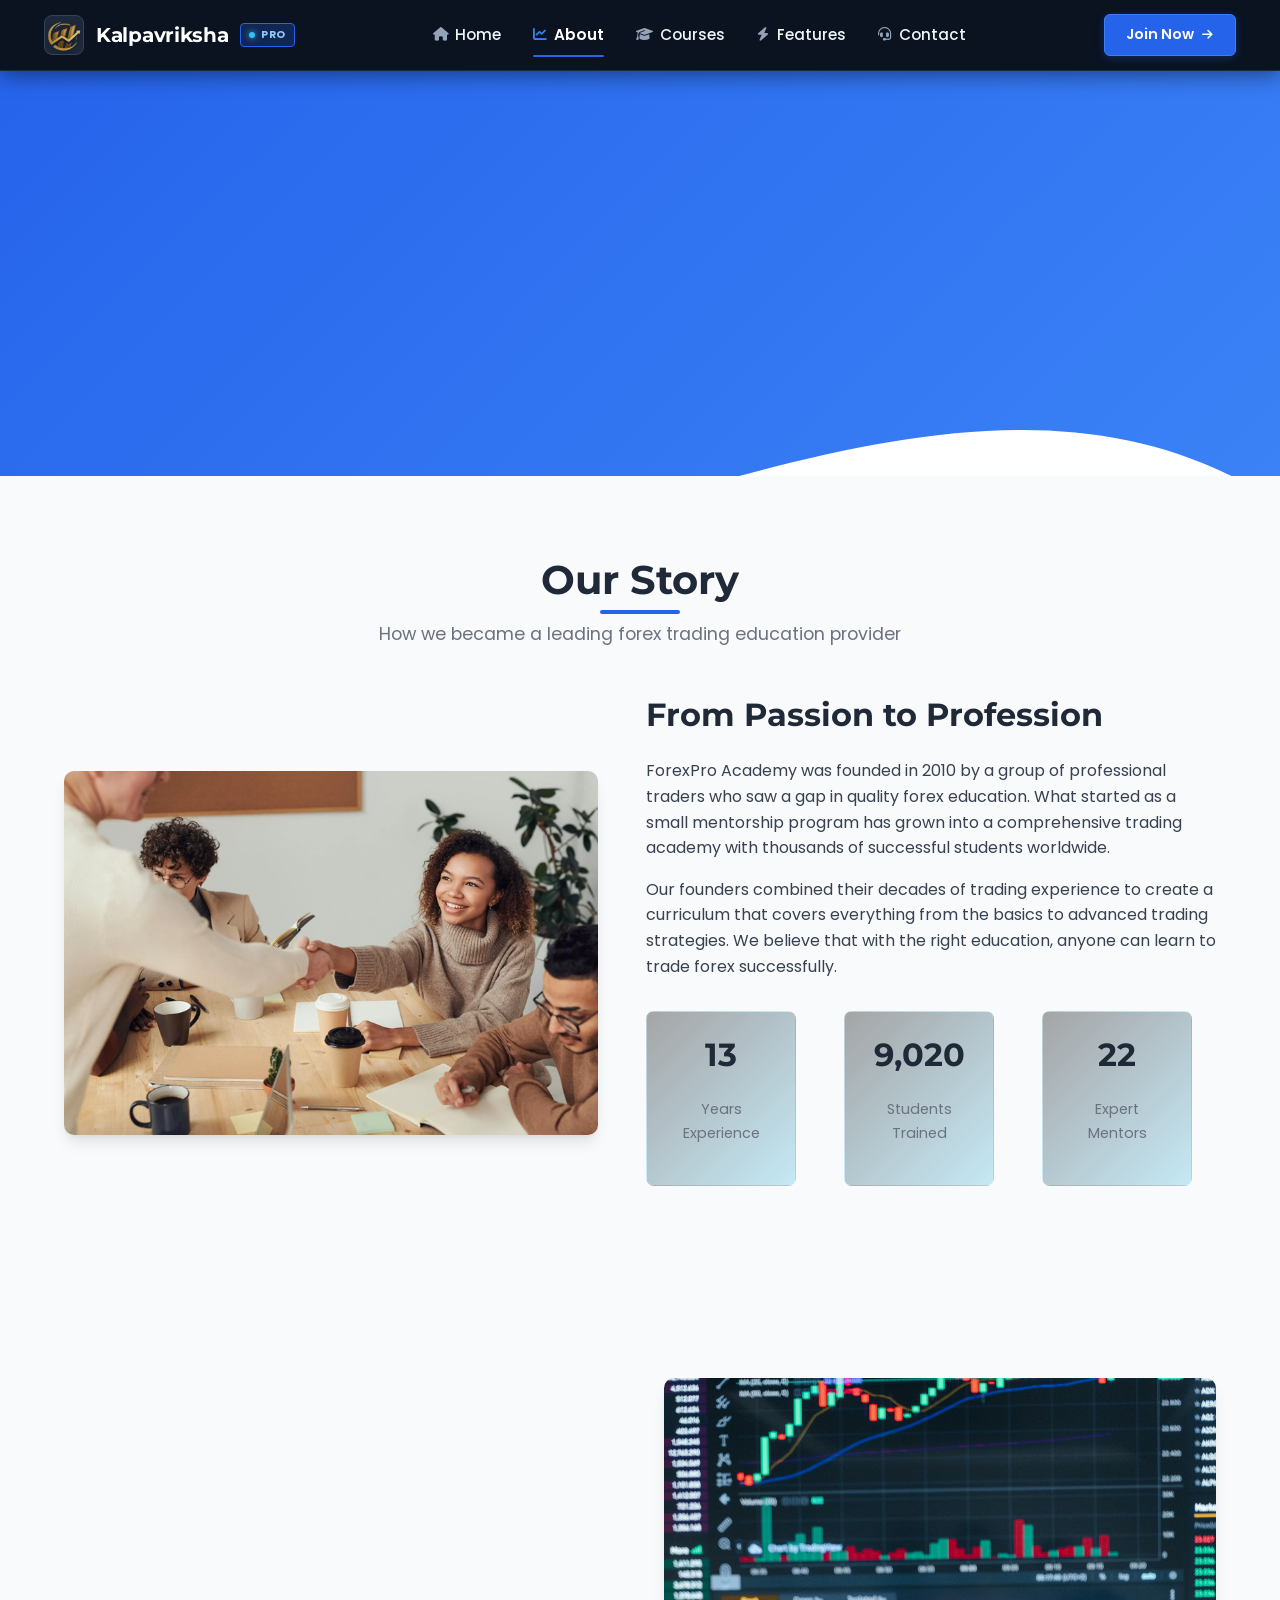
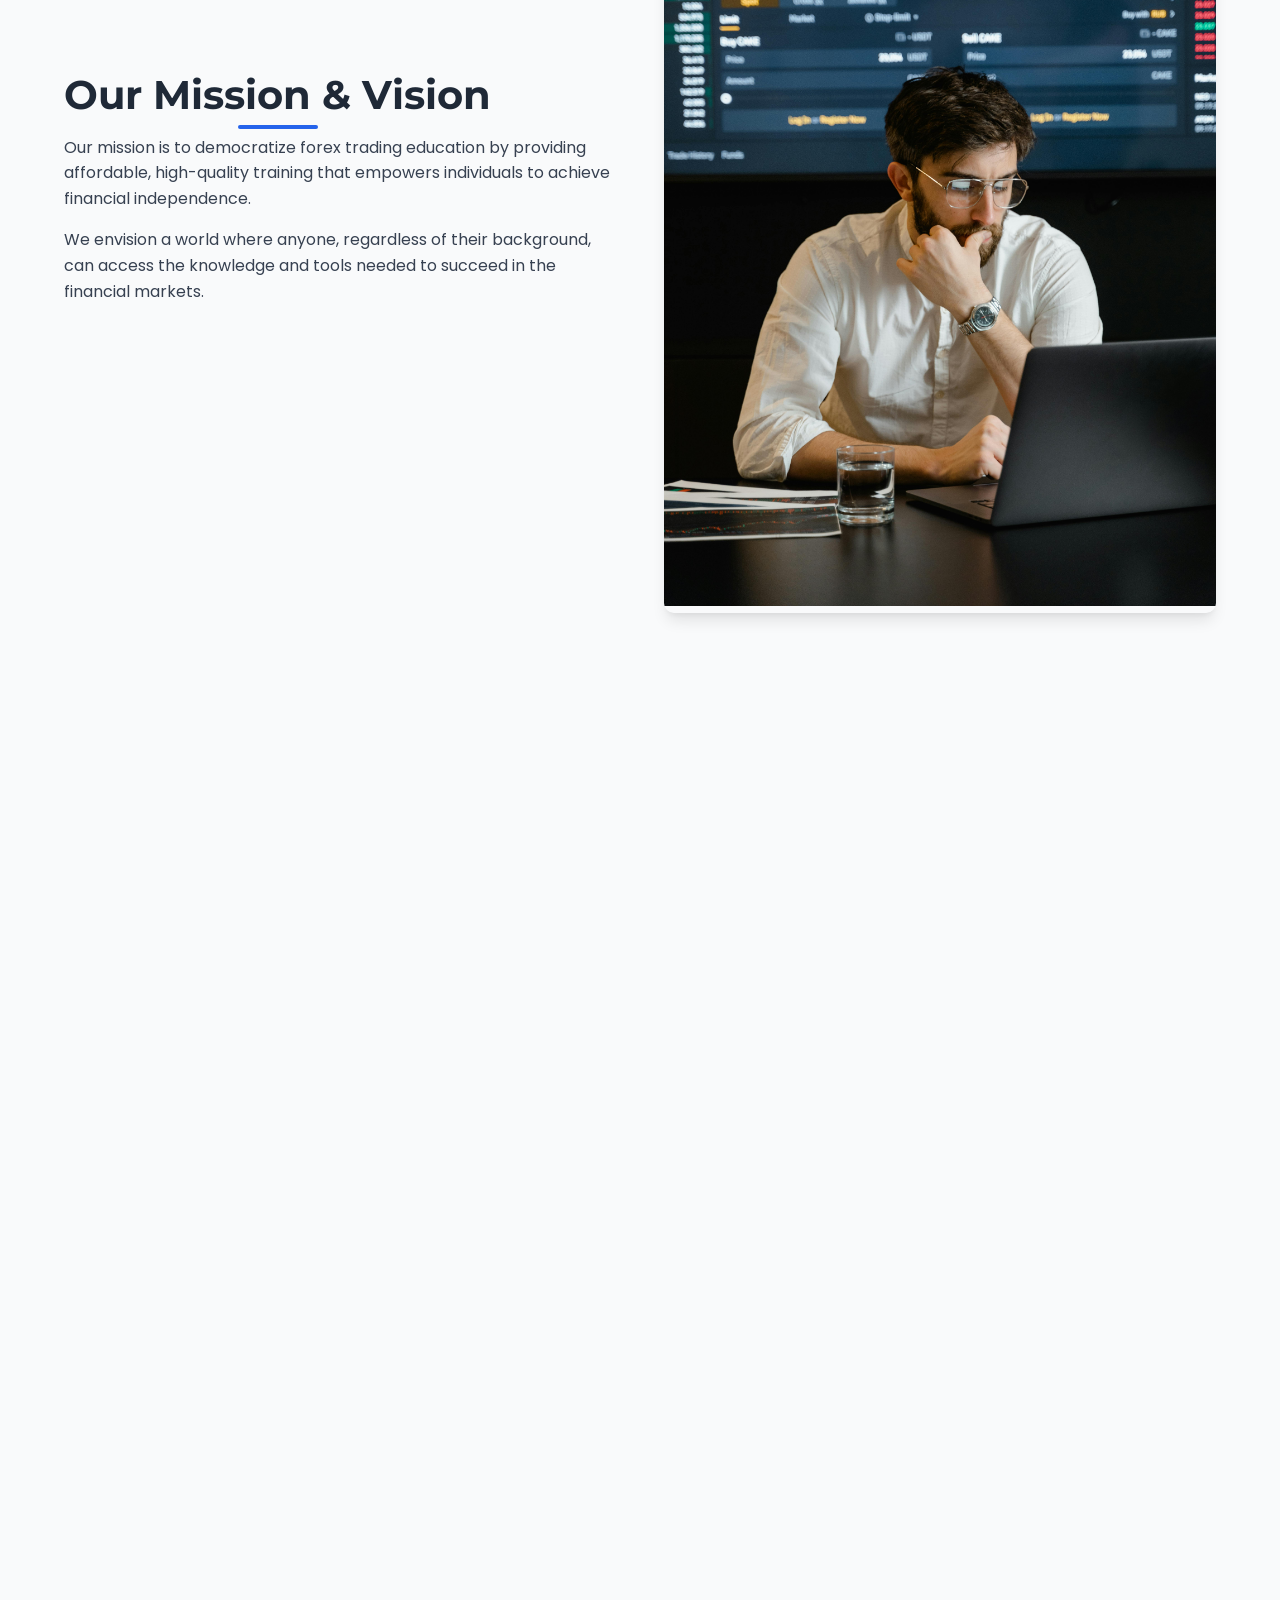
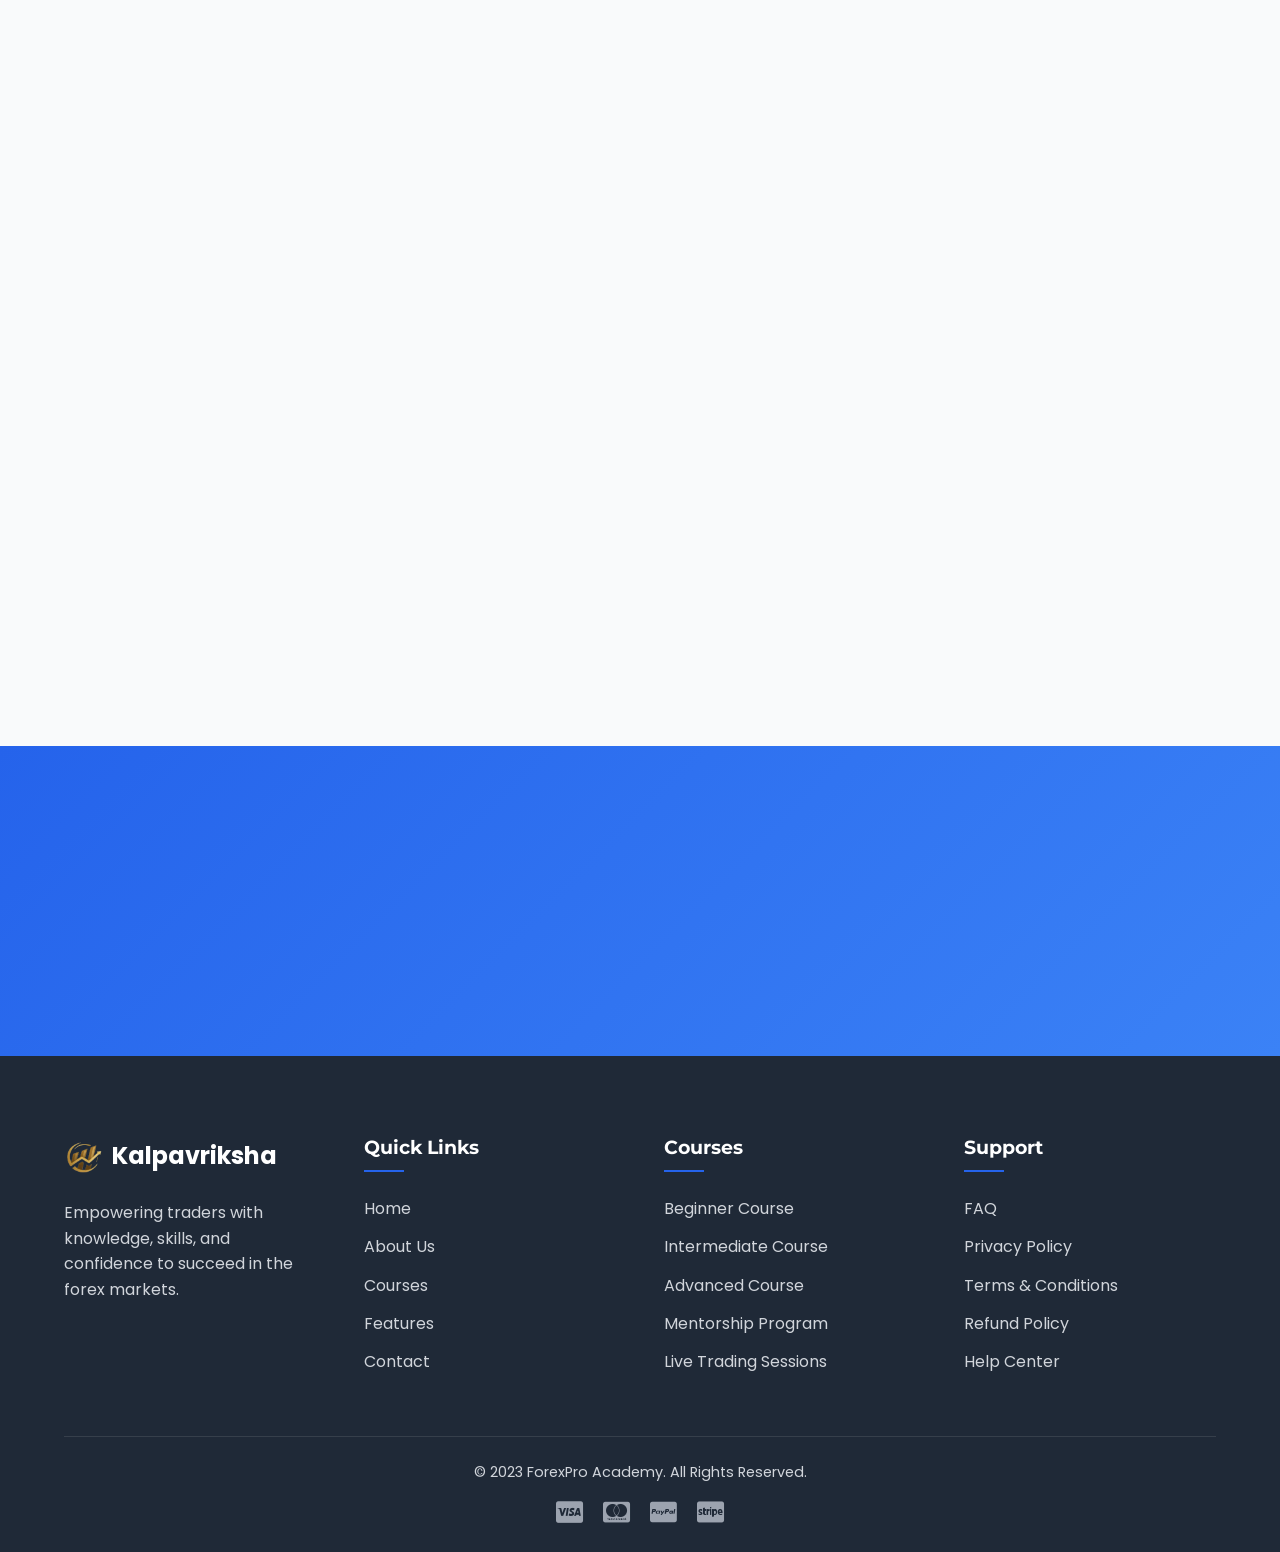
<file: about.html>
<!DOCTYPE html>
<html lang="en">
<head>
    <meta charset="UTF-8">
    <meta name="viewport" content="width=device-width, initial-scale=1.0">
    <title>About Us | ForexPro Academy</title>
    <meta name="description" content="Learn about ForexPro Academy - our mission, vision, and the team behind your forex trading success.">
    
    <!-- Favicon -->
    <link rel="icon" type="image/png" href="images/favicon.png">
    
    <!-- Font Awesome -->
    <link rel="stylesheet" href="https://cdnjs.cloudflare.com/ajax/libs/font-awesome/6.4.0/css/all.min.css">
    
    <!-- Google Fonts -->
    <link href="https://fonts.googleapis.com/css2?family=Poppins:wght@300;400;500;600;700;800&family=Montserrat:wght@400;500;600;700&display=swap" rel="stylesheet">
    
    <!-- CSS -->
    <link rel="stylesheet" href="css/style.css">
    <link rel="stylesheet" href="css/animations.css">
    
    <!-- AOS Animation Library -->
    <link href="https://unpkg.com/aos@2.3.1/dist/aos.css" rel="stylesheet">
</head>
<body>
    <!-- Preloader -->
    <div class="preloader">
        <div class="loader">
            <div class="loader-inner">
                <div class="loader-line-wrap">
                    <div class="loader-line"></div>
                </div>
                <div class="loader-line-wrap">
                    <div class="loader-line"></div>
                </div>
                <div class="loader-line-wrap">
                    <div class="loader-line"></div>
                </div>
                <div class="loader-line-wrap">
                    <div class="loader-line"></div>
                </div>
                <div class="loader-line-wrap">
                    <div class="loader-line"></div>
                </div>
            </div>
        </div>
    </div>

    <!-- Header/Navbar -->
    <header class="header">
        <div class="container header-container">
            <nav class="navbar">
                <a href="index.html" class="logo">
                    <div class="logo-img-wrapper">
                        <img src="./Gemini_Generated_Image_t2bd2at2bd2at2bd-removebg-preview.png" alt="Kalpavriksha Academy Logo">
                    </div>
                    <span class="logo-text">Kalpavriksha</span>
                    <span class="logo-badge"><span class="badge-pulse"></span>PRO</span>
                </a>
                
                <div class="nav-menu">
                    <ul class="nav-links">
                        <li><a href="index.html" class="nav-link"><i class="fas fa-home nav-icon"></i><span>Home</span></a></li>
                        <li><a href="about.html" class="nav-link active"><i class="fas fa-chart-line nav-icon"></i><span>About</span></a></li>
                        <li><a href="courses.html" class="nav-link"><i class="fas fa-graduation-cap nav-icon"></i><span>Courses</span></a></li>
                        <li><a href="features.html" class="nav-link"><i class="fas fa-bolt nav-icon"></i><span>Features</span></a></li>
                        <li><a href="contact.html" class="nav-link"><i class="fas fa-headset nav-icon"></i><span>Contact</span></a></li>
                    </ul>
                </div>

                <div class="nav-actions">
                    <a href="form.html" class="btn btn-primary nav-cta">
                        <span>Join Now</span>
                        <i class="fas fa-arrow-right"></i>
                    </a>
                    
                    <button class="mobile-menu-btn" aria-label="Toggle navigation menu" aria-expanded="false">
                        <span></span>
                        <span></span>
                        <span></span>
                    </button>
                </div>
            </nav>
        </div>

        <!-- Mobile Drawer Overlay & Menu -->
        <div class="mobile-nav-backdrop"></div>
        <div class="mobile-nav-drawer">
            <div class="mobile-nav-header">
                <a href="index.html" class="logo">
                    <div class="logo-img-wrapper">
                        <img src="./Gemini_Generated_Image_t2bd2at2bd2at2bd-removebg-preview.png" alt="Kalpavriksha Logo">
                    </div>
                    <span class="logo-text">Kalpavriksha</span>
                </a>
                <button class="mobile-close-btn" aria-label="Close menu">
                    <i class="fas fa-times"></i>
                </button>
            </div>
            
            <div class="mobile-live-status">
                <span class="live-indicator"></span>
                <span>Live Trading Desk Active</span>
            </div>

            <ul class="mobile-nav-links">
                <li><a href="index.html" class="mobile-nav-link"><i class="fas fa-home"></i><span>Home</span><i class="fas fa-chevron-right arrow"></i></a></li>
                <li><a href="about.html" class="mobile-nav-link active"><i class="fas fa-chart-line"></i><span>About Us</span><i class="fas fa-chevron-right arrow"></i></a></li>
                <li><a href="courses.html" class="mobile-nav-link"><i class="fas fa-graduation-cap"></i><span>Courses</span><i class="fas fa-chevron-right arrow"></i></a></li>
                <li><a href="features.html" class="mobile-nav-link"><i class="fas fa-bolt"></i><span>Features</span><i class="fas fa-chevron-right arrow"></i></a></li>
                <li><a href="contact.html" class="mobile-nav-link"><i class="fas fa-headset"></i><span>Contact</span><i class="fas fa-chevron-right arrow"></i></a></li>
            </ul>

            <div class="mobile-nav-footer">
                <a href="form.html" class="btn btn-primary btn-block mobile-cta">
                    <span>Enroll Today</span>
                    <i class="fas fa-arrow-right"></i>
                </a>
                <div class="mobile-socials">
                    <a href="#" aria-label="Telegram"><i class="fab fa-telegram-plane"></i></a>
                    <a href="#" aria-label="YouTube"><i class="fab fa-youtube"></i></a>
                    <a href="#" aria-label="Instagram"><i class="fab fa-instagram"></i></a>
                    <a href="#" aria-label="WhatsApp"><i class="fab fa-whatsapp"></i></a>
                </div>
            </div>
        </div>
    </header>

    <!-- Page Hero -->
    <section class="page-hero">
        <div class="container">
            <div class="hero-content">
                <h1 class="hero-title" data-aos="fade-up">About ForexPro Academy</h1>
                <p class="hero-subtitle" data-aos="fade-up" data-aos-delay="100">Empowering traders with knowledge, skills, and confidence to succeed in the forex markets.</p>
            </div>
        </div>
        <div class="hero-wave">
            <svg viewBox="0 0 500 150" preserveAspectRatio="none">
                <path d="M0.00,49.98 C149.99,150.00 349.20,-49.98 500.00,49.98 L500.00,150.00 L0.00,150.00 Z"></path>
            </svg>
        </div>
    </section>

    <!-- About Section -->
    <section class="section about-section">
        <div class="container">
            <div class="section-header" data-aos="fade-up">
                <h2 class="section-title">Our Story</h2>
                <p class="section-subtitle">How we became a leading forex trading education provider</p>
            </div>
            
            <div class="about-content">
                <div class="about-image" data-aos="fade-right">
                    <img src="./about-company-3.jpg" alt="Our Story">
                </div>
                
                <div class="about-text" data-aos="fade-left">
                    <h3>From Passion to Profession</h3>
                    <p>ForexPro Academy was founded in 2010 by a group of professional traders who saw a gap in quality forex education. What started as a small mentorship program has grown into a comprehensive trading academy with thousands of successful students worldwide.</p>
                    
                    <p>Our founders combined their decades of trading experience to create a curriculum that covers everything from the basics to advanced trading strategies. We believe that with the right education, anyone can learn to trade forex successfully.</p>
                    
                    <div class="stats-grid">
                        <div class="stat-item">
                            <h3 class="stat-number counter" data-target="15">10+</h3>
                            <p class="stat-label">Years Experience</p>
                        </div>
                        <div class="stat-item">
                            <h3 class="stat-number counter" data-target="10000">50+</h3>
                            <p class="stat-label">Students Trained</p>
                        </div>
                        <div class="stat-item">
                            <h3 class="stat-number counter" data-target="25">25+</h3>
                            <p class="stat-label">Expert Mentors</p>
                        </div>
                    </div>
                </div>
            </div>
        </div>
    </section>

    <!-- Mission Section -->
    <section class="section mission-section">
        <div class="container">
            <div class="mission-content">
                <div class="mission-text" data-aos="fade-right">
                    <h2 class="section-title">Our Mission & Vision</h2>
                    <p>Our mission is to democratize forex trading education by providing affordable, high-quality training that empowers individuals to achieve financial independence.</p>
                    <p>We envision a world where anyone, regardless of their background, can access the knowledge and tools needed to succeed in the financial markets.</p>
                </div>
                
                <div class="mission-image" data-aos="fade-left">
                    <img src="pexels-tima-miroshnichenko-7567426.jpg" alt="Our Mission">
                </div>
            </div>
        </div>
    </section>

    <!-- Team Section -->
    <section class="section team-section">
        <div class="container">
            <div class="section-header" data-aos="fade-up">
                <h2 class="section-title">Meet Our Expert Team</h2>
                <p class="section-subtitle">Learn from the best in the industry</p>
            </div>
            
            <div class="team-grid">
                <div class="team-member" data-aos="fade-up" data-aos-delay="100">
                    <div class="member-image">
                        <img src="person-4.jpg" alt="John Smith">
                        <div class="social-links">
                            <a href="#"><i class="fab fa-linkedin-in"></i></a>
                            <a href="#"><i class="fab fa-twitter"></i></a>
                            <a href="#"><i class="fab fa-instagram"></i></a>
                        </div>
                    </div>
                    <div class="member-info">
                        <h3>John Smith</h3>
                        <p>Founder & CEO</p>
                        <span>15+ Years Trading Experience</span>
                    </div>
                </div>
                
                <div class="team-member" data-aos="fade-up" data-aos-delay="200">
                    <div class="member-image">
                        <img src="person-3.jpg" alt="Sarah Johnson">
                        <div class="social-links">
                            <a href="#"><i class="fab fa-linkedin-in"></i></a>
                            <a href="#"><i class="fab fa-twitter"></i></a>
                            <a href="#"><i class="fab fa-instagram"></i></a>
                        </div>
                    </div>
                    <div class="member-info">
                        <h3>Sarah Johnson</h3>
                        <p>Head of Education</p>
                        <span>12+ Years Trading Experience</span>
                    </div>
                </div>
                
                <div class="team-member" data-aos="fade-up" data-aos-delay="300">
                    <div class="member-image">
                        <img src="person-1.jpg" alt="Michael Chen">
                        <div class="social-links">
                            <a href="#"><i class="fab fa-linkedin-in"></i></a>
                            <a href="#"><i class="fab fa-twitter"></i></a>
                            <a href="#"><i class="fab fa-instagram"></i></a>
                        </div>
                    </div>
                    <div class="member-info">
                        <h3>Michael Chen</h3>
                        <p>Senior Trading Mentor</p>
                        <span>10+ Years Trading Experience</span>
                    </div>
                </div>
                
                <div class="team-member" data-aos="fade-up" data-aos-delay="400">
                    <div class="member-image">
                        <img src="person-2.jpg" alt="David Rodriguez">
                        <div class="social-links">
                            <a href="#"><i class="fab fa-linkedin-in"></i></a>
                            <a href="#"><i class="fab fa-twitter"></i></a>
                            <a href="#"><i class="fab fa-instagram"></i></a>
                        </div>
                    </div>
                    <div class="member-info">
                        <h3>David Rodriguez</h3>
                        <p>Technical Analysis Expert</p>
                        <span>8+ Years Trading Experience</span>
                    </div>
                </div>
            </div>
        </div>
    </section>

    <!-- Values Section -->
    <section class="section values-section">
        <div class="container">
            <div class="section-header" data-aos="fade-up">
                <h2 class="section-title">Our Core Values</h2>
                <p class="section-subtitle">What makes ForexPro Academy different</p>
            </div>
            
            <div class="values-grid">
                <div class="value-card" data-aos="fade-up" data-aos-delay="100">
                    <div class="value-icon">
                        <i class="fas fa-graduation-cap"></i>
                    </div>
                    <h3>Education First</h3>
                    <p>We prioritize comprehensive education over quick profits, ensuring our students build a solid foundation.</p>
                </div>
                
                <div class="value-card" data-aos="fade-up" data-aos-delay="200">
                    <div class="value-icon">
                        <i class="fas fa-hand-holding-heart"></i>
                    </div>
                    <h3>Integrity</h3>
                    <p>We maintain transparency in all our dealings and provide honest assessments of trading realities.</p>
                </div>
                
                <div class="value-card" data-aos="fade-up" data-aos-delay="300">
                    <div class="value-icon">
                        <i class="fas fa-users"></i>
                    </div>
                    <h3>Community</h3>
                    <p>We foster a supportive community where traders can learn from and grow with each other.</p>
                </div>
                
                <div class="value-card" data-aos="fade-up" data-aos-delay="400">
                    <div class="value-icon">
                        <i class="fas fa-chart-line"></i>
                    </div>
                    <h3>Performance</h3>
                    <p>We focus on measurable results and continuous improvement in our teaching methods.</p>
                </div>
                
                <div class="value-card" data-aos="fade-up" data-aos-delay="500">
                    <div class="value-icon">
                        <i class="fas fa-lightbulb"></i>
                    </div>
                    <h3>Innovation</h3>
                    <p>We constantly update our curriculum to reflect the latest market trends and trading strategies.</p>
                </div>
                
                <div class="value-card" data-aos="fade-up" data-aos-delay="600">
                    <div class="value-icon">
                        <i class="fas fa-shield-alt"></i>
                    </div>
                    <h3>Risk Awareness</h3>
                    <p>We emphasize proper risk management as the cornerstone of successful trading.</p>
                </div>
            </div>
        </div>
    </section>

    <!-- CTA Section -->
    <section class="section cta-section">
        <div class="container">
            <div class="cta-content" data-aos="zoom-in">
                <h2>Ready to Start Your Trading Journey?</h2>
                <p>Join thousands of successful traders who started with ForexPro Academy</p>
                <a href="courses.html" class="btn btn-primary">Explore Our Courses</a>
            </div>
        </div>
    </section>

    <!-- Footer -->
    <footer class="footer">
        <div class="container">
            <div class="footer-content">
                <div class="footer-col">
                    <a href="index.html" class="footer-logo">
                        <img src="Gemini_Generated_Image_t2bd2at2bd2at2bd-removebg-preview.png" alt="ForexPro Academy Logo">
                        <span>Kalpavriksha</span>
                    </a>
                    <p>Empowering traders with knowledge, skills, and confidence to succeed in the forex markets.</p>
                </div>
                
                <div class="footer-col">
                    <h3>Quick Links</h3>
                    <ul>
                        <li><a href="index.html">Home</a></li>
                        <li><a href="about.html">About Us</a></li>
                        <li><a href="courses.html">Courses</a></li>
                        <li><a href="features.html">Features</a></li>
                        <li><a href="contact.html">Contact</a></li>
                    </ul>
                </div>
                
                <div class="footer-col">
                    <h3>Courses</h3>
                    <ul>
                        <li><a href="#">Beginner Course</a></li>
                        <li><a href="#">Intermediate Course</a></li>
                        <li><a href="#">Advanced Course</a></li>
                        <li><a href="#">Mentorship Program</a></li>
                        <li><a href="#">Live Trading Sessions</a></li>
                    </ul>
                </div>
                
                <div class="footer-col">
                    <h3>Support</h3>
                    <ul>
                        <li><a href="#">FAQ</a></li>
                        <li><a href="#">Privacy Policy</a></li>
                        <li><a href="#">Terms & Conditions</a></li>
                        <li><a href="#">Refund Policy</a></li>
                        <li><a href="#">Help Center</a></li>
                    </ul>
                </div>
            </div>
            
            <div class="footer-bottom">
                <p>&copy; 2023 ForexPro Academy. All Rights Reserved.</p>
                <div class="footer-payments">
                    <i class="fab fa-cc-visa"></i>
                    <i class="fab fa-cc-mastercard"></i>
                    <i class="fab fa-cc-paypal"></i>
                    <i class="fab fa-cc-stripe"></i>
                </div>
            </div>
        </div>
    </footer>

    <!-- Back to Top Button -->
    <a href="#" class="back-to-top">
        <i class="fas fa-arrow-up"></i>
    </a>

    <!-- JavaScript Libraries -->
    <script src="https://unpkg.com/aos@2.3.1/dist/aos.js"></script>
    <script src="https://cdnjs.cloudflare.com/ajax/libs/gsap/3.11.4/gsap.min.js"></script>
    
    <!-- Main JS -->
    <script src="js/main.js"></script>
    <script src="js/animations.js"></script>
</body>
</html>
</file>
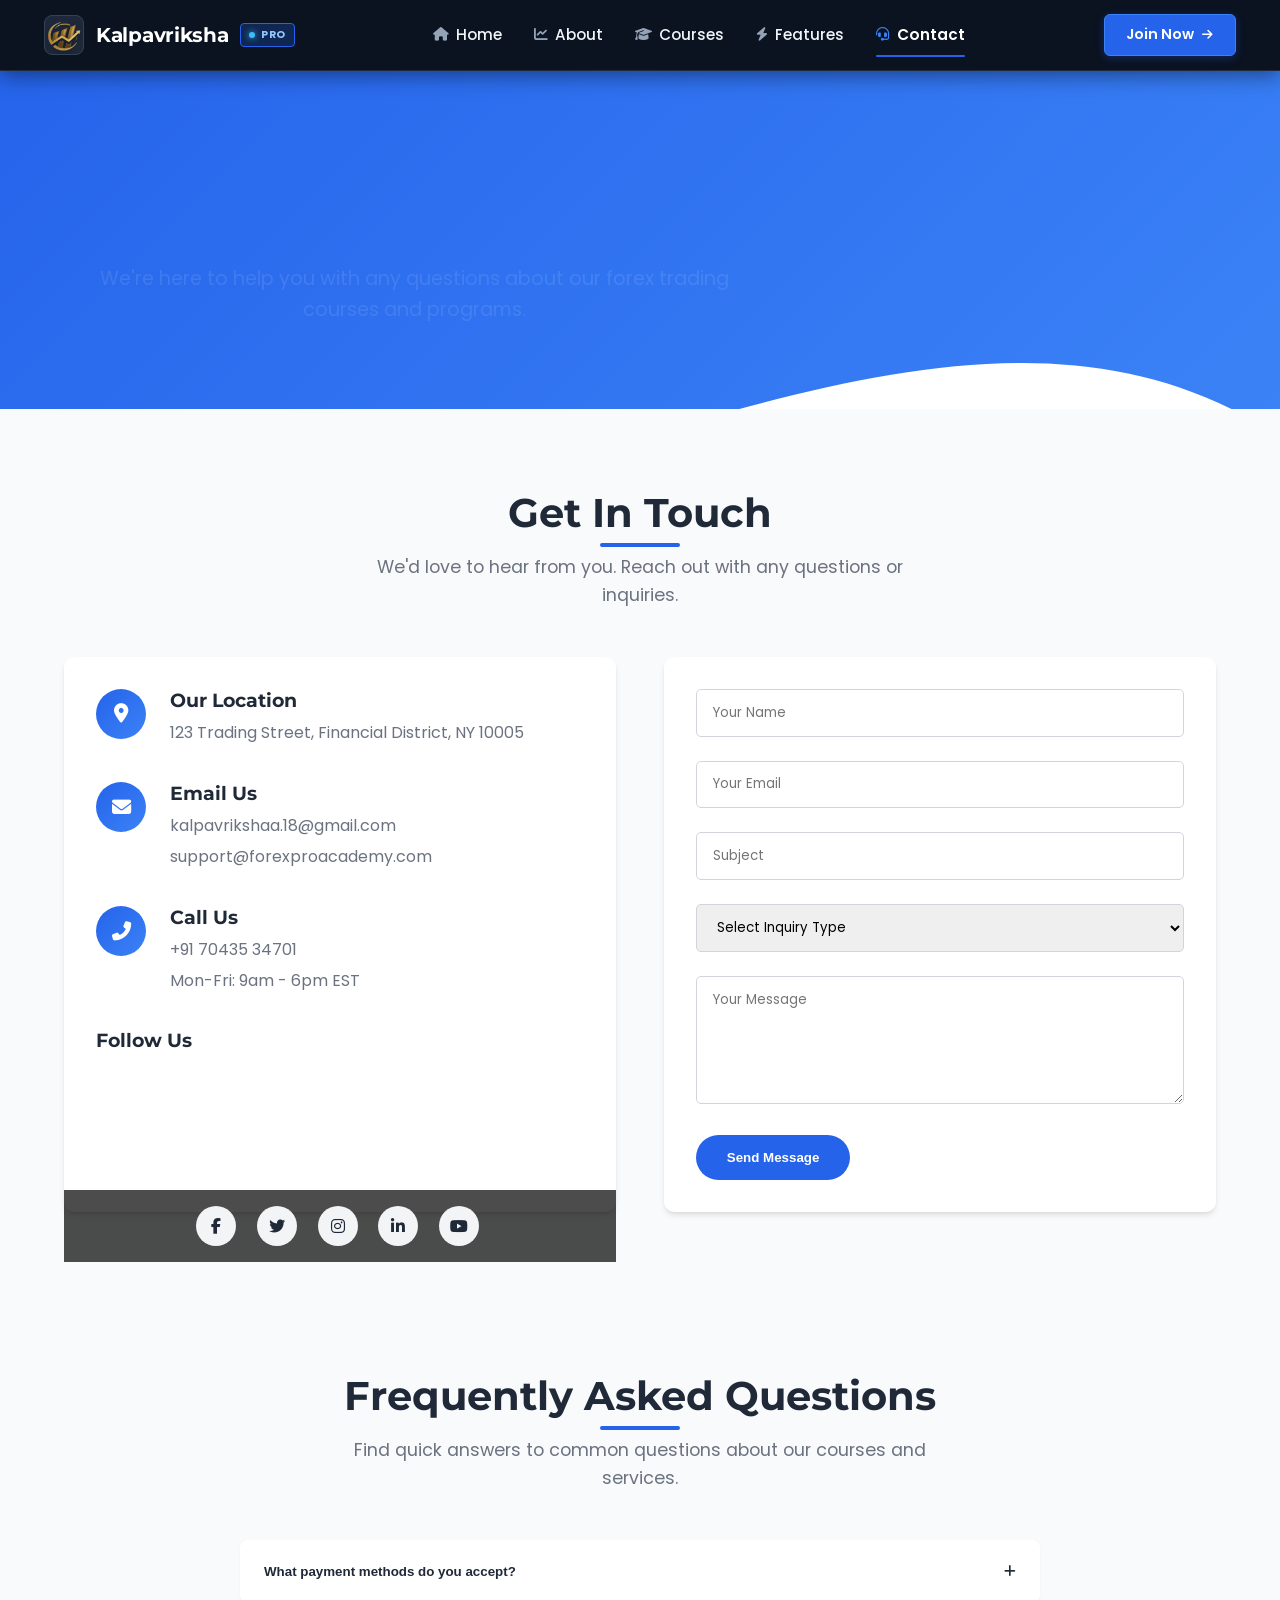
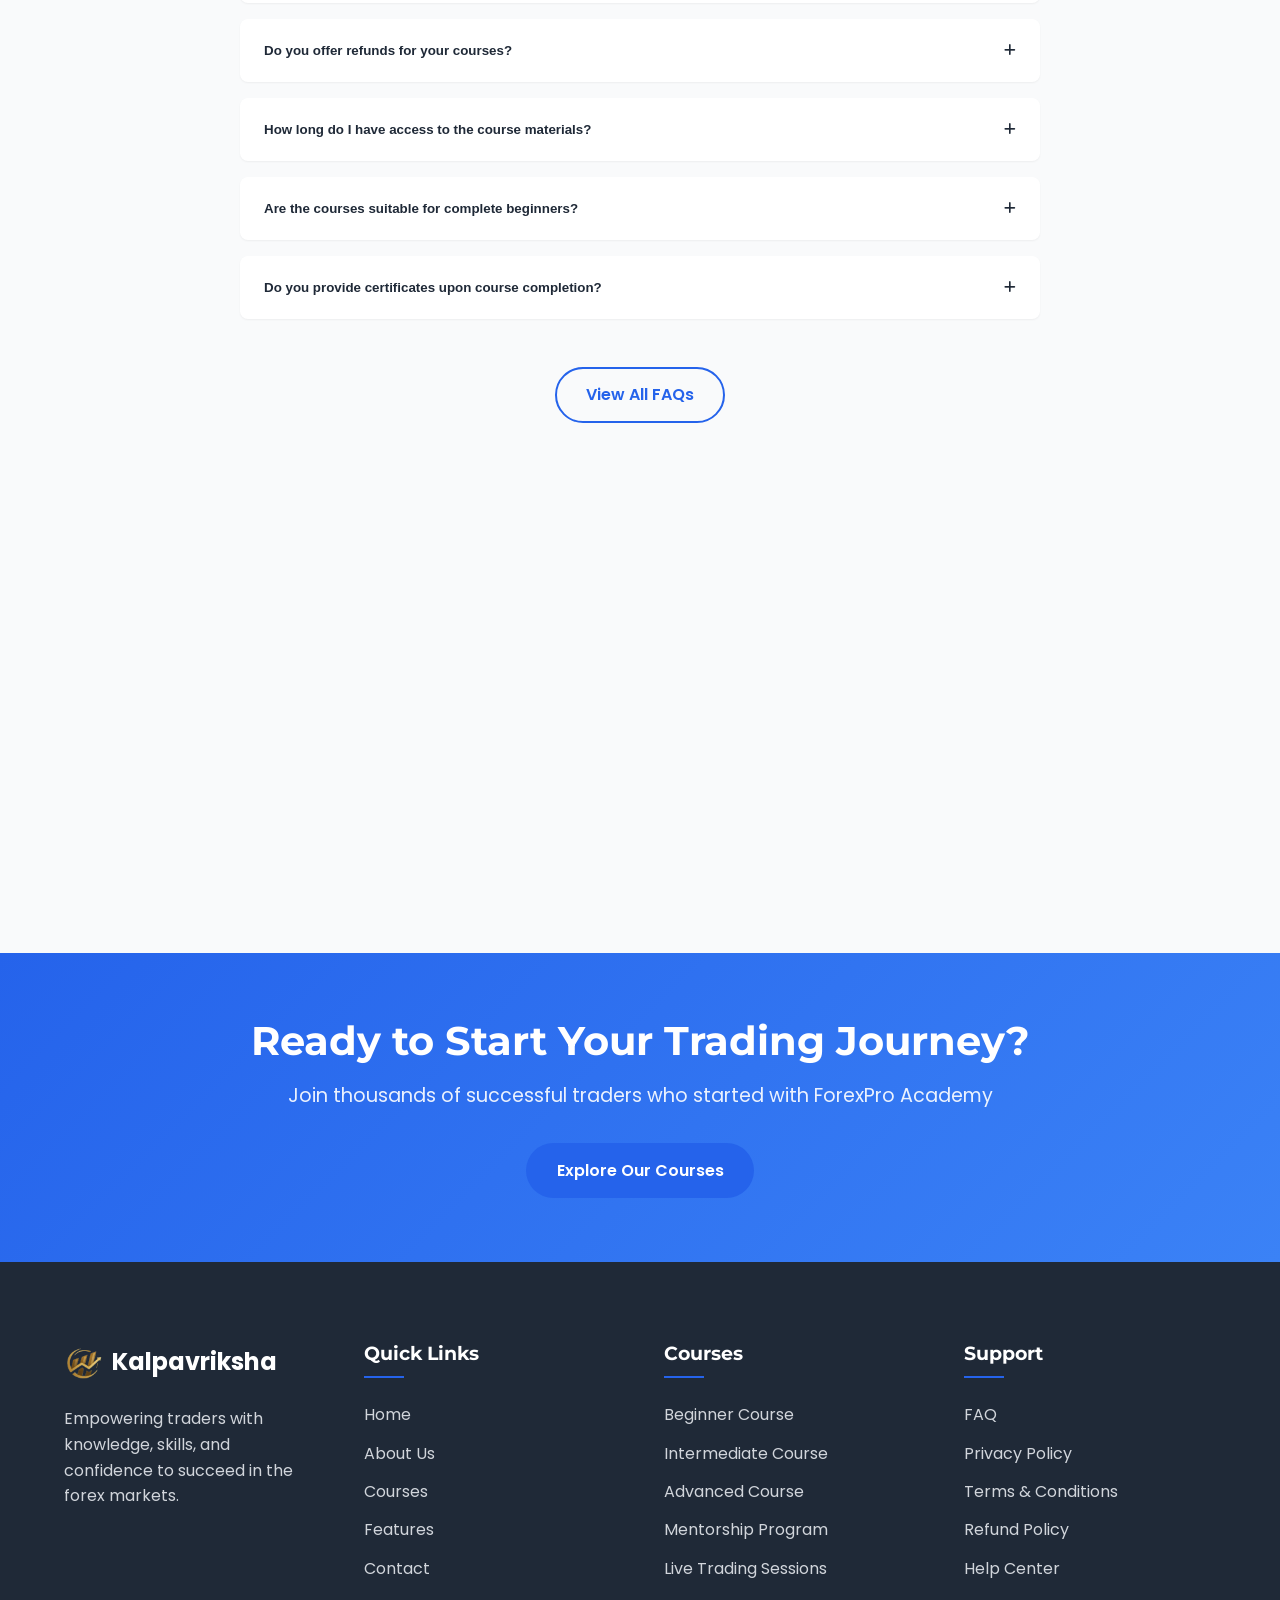
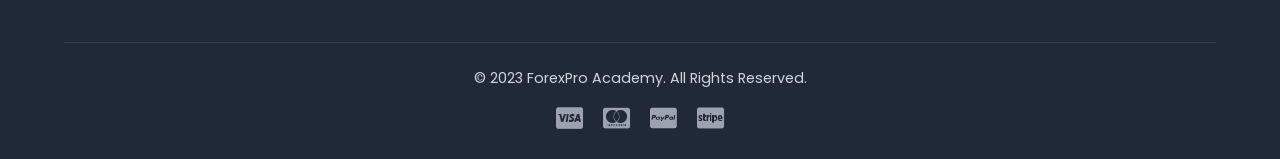
<file: contact.html>
<!DOCTYPE html>
<html lang="en">
<head>
    <meta charset="UTF-8">
    <meta name="viewport" content="width=device-width, initial-scale=1.0">
    <title>Contact Us | ForexPro Academy</title>
    <meta name="description" content="Get in touch with ForexPro Academy. We're here to answer your questions about our forex trading courses and programs.">
    
    <!-- Favicon -->
    <link rel="icon" type="image/png" href="images/favicon.png">
    
    <!-- Font Awesome -->
    <link rel="stylesheet" href="https://cdnjs.cloudflare.com/ajax/libs/font-awesome/6.4.0/css/all.min.css">
    
    <!-- Google Fonts -->
    <link href="https://fonts.googleapis.com/css2?family=Poppins:wght@300;400;500;600;700;800&family=Montserrat:wght@400;500;600;700&display=swap" rel="stylesheet">
    
    <!-- CSS -->
    <link rel="stylesheet" href="css/style.css">
    <link rel="stylesheet" href="css/animations.css">
    
    <!-- AOS Animation Library -->
    <link href="https://unpkg.com/aos@2.3.1/dist/aos.css" rel="stylesheet">
</head>
<body>
    <!-- Preloader -->
    <div class="preloader">
        <div class="loader">
            <div class="loader-inner">
                <div class="loader-line-wrap">
                    <div class="loader-line"></div>
                </div>
                <div class="loader-line-wrap">
                    <div class="loader-line"></div>
                </div>
                <div class="loader-line-wrap">
                    <div class="loader-line"></div>
                </div>
                <div class="loader-line-wrap">
                    <div class="loader-line"></div>
                </div>
                <div class="loader-line-wrap">
                    <div class="loader-line"></div>
                </div>
            </div>
        </div>
    </div>

    <!-- Header/Navbar -->
    <header class="header">
        <div class="container header-container">
            <nav class="navbar">
                <a href="index.html" class="logo">
                    <div class="logo-img-wrapper">
                        <img src="./Gemini_Generated_Image_t2bd2at2bd2at2bd-removebg-preview.png" alt="Kalpavriksha Academy Logo">
                    </div>
                    <span class="logo-text">Kalpavriksha</span>
                    <span class="logo-badge"><span class="badge-pulse"></span>PRO</span>
                </a>
                
                <div class="nav-menu">
                    <ul class="nav-links">
                        <li><a href="index.html" class="nav-link"><i class="fas fa-home nav-icon"></i><span>Home</span></a></li>
                        <li><a href="about.html" class="nav-link"><i class="fas fa-chart-line nav-icon"></i><span>About</span></a></li>
                        <li><a href="courses.html" class="nav-link"><i class="fas fa-graduation-cap nav-icon"></i><span>Courses</span></a></li>
                        <li><a href="features.html" class="nav-link"><i class="fas fa-bolt nav-icon"></i><span>Features</span></a></li>
                        <li><a href="contact.html" class="nav-link active"><i class="fas fa-headset nav-icon"></i><span>Contact</span></a></li>
                    </ul>
                </div>

                <div class="nav-actions">
                    <a href="form.html" class="btn btn-primary nav-cta">
                        <span>Join Now</span>
                        <i class="fas fa-arrow-right"></i>
                    </a>
                    
                    <button class="mobile-menu-btn" aria-label="Toggle navigation menu" aria-expanded="false">
                        <span></span>
                        <span></span>
                        <span></span>
                    </button>
                </div>
            </nav>
        </div>

        <!-- Mobile Drawer Overlay & Menu -->
        <div class="mobile-nav-backdrop"></div>
        <div class="mobile-nav-drawer">
            <div class="mobile-nav-header">
                <a href="index.html" class="logo">
                    <div class="logo-img-wrapper">
                        <img src="./Gemini_Generated_Image_t2bd2at2bd2at2bd-removebg-preview.png" alt="Kalpavriksha Logo">
                    </div>
                    <span class="logo-text">Kalpavriksha</span>
                </a>
                <button class="mobile-close-btn" aria-label="Close menu">
                    <i class="fas fa-times"></i>
                </button>
            </div>
            
            <div class="mobile-live-status">
                <span class="live-indicator"></span>
                <span>Live Trading Desk Active</span>
            </div>

            <ul class="mobile-nav-links">
                <li><a href="index.html" class="mobile-nav-link"><i class="fas fa-home"></i><span>Home</span><i class="fas fa-chevron-right arrow"></i></a></li>
                <li><a href="about.html" class="mobile-nav-link"><i class="fas fa-chart-line"></i><span>About Us</span><i class="fas fa-chevron-right arrow"></i></a></li>
                <li><a href="courses.html" class="mobile-nav-link"><i class="fas fa-graduation-cap"></i><span>Courses</span><i class="fas fa-chevron-right arrow"></i></a></li>
                <li><a href="features.html" class="mobile-nav-link"><i class="fas fa-bolt"></i><span>Features</span><i class="fas fa-chevron-right arrow"></i></a></li>
                <li><a href="contact.html" class="mobile-nav-link active"><i class="fas fa-headset"></i><span>Contact</span><i class="fas fa-chevron-right arrow"></i></a></li>
            </ul>

            <div class="mobile-nav-footer">
                <a href="form.html" class="btn btn-primary btn-block mobile-cta">
                    <span>Enroll Today</span>
                    <i class="fas fa-arrow-right"></i>
                </a>
                <div class="mobile-socials">
                    <a href="#" aria-label="Telegram"><i class="fab fa-telegram-plane"></i></a>
                    <a href="#" aria-label="YouTube"><i class="fab fa-youtube"></i></a>
                    <a href="#" aria-label="Instagram"><i class="fab fa-instagram"></i></a>
                    <a href="#" aria-label="WhatsApp"><i class="fab fa-whatsapp"></i></a>
                </div>
            </div>
        </div>
    </header>

    <!-- Page Hero -->
    <section class="page-hero">
        <div class="container">
            <div class="hero-content">
                <h1 class="hero-title" data-aos="fade-up">Contact Us</h1>
                <p class="hero-subtitle" data-aos="fade-up" data-aos-delay="100">We're here to help you with any questions about our forex trading courses and programs.</p>
            </div>
        </div>
        <div class="hero-wave">
            <svg viewBox="0 0 500 150" preserveAspectRatio="none">
                <path d="M0.00,49.98 C149.99,150.00 349.20,-49.98 500.00,49.98 L500.00,150.00 L0.00,150.00 Z"></path>
            </svg>
        </div>
    </section>

    <!-- Contact Section -->
    <section class="section contact-section">
        <div class="container">
            <div class="section-header" data-aos="fade-up">
                <h2 class="section-title">Get In Touch</h2>
                <p class="section-subtitle">We'd love to hear from you. Reach out with any questions or inquiries.</p>
            </div>
            
            <div class="contact-content">
                <div class="contact-info" data-aos="fade-right">
                    <div class="info-item">
                        <div class="info-icon">
                            <i class="fas fa-map-marker-alt"></i>
                        </div>
                        <div class="info-text">
                            <h3>Our Location</h3>
                            <p>123 Trading Street, Financial District, NY 10005</p>
                        </div>
                    </div>
                    
                    <div class="info-item">
                        <div class="info-icon">
                            <i class="fas fa-envelope"></i>
                        </div>
                        <div class="info-text">
                            <h3>Email Us</h3>
                            <p>kalpavrikshaa.18@gmail.com</p>
                            <p>support@forexproacademy.com</p>
                        </div>
                    </div>
                    
                    <div class="info-item">
                        <div class="info-icon">
                            <i class="fas fa-phone-alt"></i>
                        </div>
                        <div class="info-text">
                            <h3>Call Us</h3>
                            <p>+91 70435 34701</p>
                            <p>Mon-Fri: 9am - 6pm EST</p>
                        </div>
                    </div>
                    
                    <div class="contact-social">
                        <h3>Follow Us</h3>
                        <div class="social-links">
                            <a href="#" data-aos="zoom-in" data-aos-delay="100"><i class="fab fa-facebook-f"></i></a>
                            <a href="#" data-aos="zoom-in" data-aos-delay="200"><i class="fab fa-twitter"></i></a>
                            <a href="#" data-aos="zoom-in" data-aos-delay="300"><i class="fab fa-instagram"></i></a>
                            <a href="#" data-aos="zoom-in" data-aos-delay="400"><i class="fab fa-linkedin-in"></i></a>
                            <a href="#" data-aos="zoom-in" data-aos-delay="500"><i class="fab fa-youtube"></i></a>
                        </div>
                    </div>
                </div>
                
                <div class="contact-form" data-aos="fade-left">
                    <form id="contactForm">
                        <div class="form-group">
                            <input type="text" class="form-control" id="name" placeholder="Your Name" required>
                        </div>
                        <div class="form-group">
                            <input type="email" class="form-control" id="email" placeholder="Your Email" required>
                        </div>
                        <div class="form-group">
                            <input type="text" class="form-control" id="subject" placeholder="Subject">
                        </div>
                        <div class="form-group">
                            <select class="form-control" id="inquiry">
                                <option value="">Select Inquiry Type</option>
                                <option value="courses">Course Information</option>
                                <option value="support">Technical Support</option>
                                <option value="feedback">Feedback</option>
                                <option value="other">Other</option>
                            </select>
                        </div>
                        <div class="form-group">
                            <textarea class="form-control" id="message" rows="5" placeholder="Your Message" required></textarea>
                        </div>
                        <button type="submit" class="btn btn-primary">Send Message</button>
                    </form>
                </div>
            </div>
        </div>
    </section>

    <!-- FAQ Section -->
    <section class="section faq-section">
        <div class="container">
            <div class="section-header" data-aos="fade-up">
                <h2 class="section-title">Frequently Asked Questions</h2>
                <p class="section-subtitle">Find quick answers to common questions about our courses and services.</p>
            </div>
            
            <div class="faq-accordion">
                <div class="accordion-item" data-aos="fade-up" data-aos-delay="100">
                    <button class="accordion-btn">
                        <span>What payment methods do you accept?</span>
                        <i class="fas fa-plus"></i>
                    </button>
                    <div class="accordion-content">
                        <p>We accept all major credit cards (Visa, Mastercard, American Express), PayPal, and bank transfers. All payments are processed securely through our payment gateway.</p>
                    </div>
                </div>
                
                <div class="accordion-item" data-aos="fade-up" data-aos-delay="200">
                    <button class="accordion-btn">
                        <span>Do you offer refunds for your courses?</span>
                        <i class="fas fa-plus"></i>
                    </button>
                    <div class="accordion-content">
                        <p>Yes, we offer a 30-day money-back guarantee for all our courses. If you're not satisfied with your purchase, simply contact our support team within 30 days for a full refund.</p>
                    </div>
                </div>
                
                <div class="accordion-item" data-aos="fade-up" data-aos-delay="300">
                    <button class="accordion-btn">
                        <span>How long do I have access to the course materials?</span>
                        <i class="fas fa-plus"></i>
                    </button>
                    <div class="accordion-content">
                        <p>You get lifetime access to all course materials, including any future updates. This means you can revisit the content anytime and stay updated with the latest trading strategies.</p>
                    </div>
                </div>
                
                <div class="accordion-item" data-aos="fade-up" data-aos-delay="400">
                    <button class="accordion-btn">
                        <span>Are the courses suitable for complete beginners?</span>
                        <i class="fas fa-plus"></i>
                    </button>
                    <div class="accordion-content">
                        <p>Absolutely! Our beginner course is specifically designed for those with no prior trading experience. We start with the fundamentals and gradually build up your knowledge and skills.</p>
                    </div>
                </div>
                
                <div class="accordion-item" data-aos="fade-up" data-aos-delay="500">
                    <button class="accordion-btn">
                        <span>Do you provide certificates upon course completion?</span>
                        <i class="fas fa-plus"></i>
                    </button>
                    <div class="accordion-content">
                        <p>Yes, upon successfully completing any of our courses, you'll receive a certificate of completion that you can add to your resume or LinkedIn profile.</p>
                    </div>
                </div>
            </div>
            
            <div class="text-center mt-5" data-aos="fade-up">
                <a href="#" class="btn btn-outline">View All FAQs</a>
            </div>
        </div>
    </section>

    <!-- Map Section -->
    <section class="map-section" data-aos="fade-up">
        <div class="container">
            <div class="map-container">
<iframe src="https://www.google.com/maps/embed?pb=!1m18!1m12!1m3!1d3721.304693704115!2d72.77561107510837!3d21.14026928053718!2m3!1f0!2f0!3f0!3m2!1i1024!2i768!4f13.1!3m3!1m2!1s0x3be053e3ef2afe19%3A0xda91c4c54ebc3daf!2sVip%20High%20Street!5e0!3m2!1sen!2sin!4v1753430443619!5m2!1sen!2sin" width="600" height="450" style="border:0;" allowfullscreen="" loading="lazy" referrerpolicy="no-referrer-when-downgrade"></iframe>            </div>
        </div>
    </section>

    <!-- CTA Section -->
    <section class="section cta-section">
        <div class="container">
            <div class="cta-content" data-aos="zoom-in">
                <h2>Ready to Start Your Trading Journey?</h2>
                <p>Join thousands of successful traders who started with ForexPro Academy</p>
                <a href="courses.html" class="btn btn-primary">Explore Our Courses</a>
            </div>
        </div>
    </section>

    <!-- Footer -->
    <footer class="footer">
        <div class="container">
            <div class="footer-content">
                <div class="footer-col">
                    <a href="index.html" class="footer-logo">
                        <img src="Gemini_Generated_Image_t2bd2at2bd2at2bd-removebg-preview.png" alt="ForexPro Academy Logo">
                        <span>Kalpavriksha</span>
                    </a>
                    <p>Empowering traders with knowledge, skills, and confidence to succeed in the forex markets.</p>
                </div>
                
                <div class="footer-col">
                    <h3>Quick Links</h3>
                    <ul>
                        <li><a href="index.html">Home</a></li>
                        <li><a href="about.html">About Us</a></li>
                        <li><a href="courses.html">Courses</a></li>
                        <li><a href="features.html">Features</a></li>
                        <li><a href="contact.html">Contact</a></li>
                    </ul>
                </div>
                
                <div class="footer-col">
                    <h3>Courses</h3>
                    <ul>
                        <li><a href="#">Beginner Course</a></li>
                        <li><a href="#">Intermediate Course</a></li>
                        <li><a href="#">Advanced Course</a></li>
                        <li><a href="#">Mentorship Program</a></li>
                        <li><a href="#">Live Trading Sessions</a></li>
                    </ul>
                </div>
                
                <div class="footer-col">
                    <h3>Support</h3>
                    <ul>
                        <li><a href="#">FAQ</a></li>
                        <li><a href="#">Privacy Policy</a></li>
                        <li><a href="#">Terms & Conditions</a></li>
                        <li><a href="#">Refund Policy</a></li>
                        <li><a href="#">Help Center</a></li>
                    </ul>
                </div>
            </div>
            
            <div class="footer-bottom">
                <p>&copy; 2023 ForexPro Academy. All Rights Reserved.</p>
                <div class="footer-payments">
                    <i class="fab fa-cc-visa"></i>
                    <i class="fab fa-cc-mastercard"></i>
                    <i class="fab fa-cc-paypal"></i>
                    <i class="fab fa-cc-stripe"></i>
                </div>
            </div>
        </div>
    </footer>

    <!-- Back to Top Button -->
    <a href="#" class="back-to-top">
        <i class="fas fa-arrow-up"></i>
    </a>

    <!-- JavaScript Libraries -->
    <script src="https://unpkg.com/aos@2.3.1/dist/aos.js"></script>
    <script src="https://cdnjs.cloudflare.com/ajax/libs/gsap/3.11.4/gsap.min.js"></script>
    
    <!-- Main JS -->
    <script src="js/main.js"></script>
    <script src="js/animations.js"></script>
    
    <!-- Contact JS -->
    <script>
        // Initialize AOS Animation
        AOS.init({
            duration: 800,
            easing: 'ease-in-out',
            once: true,
            offset: 100
        });

        // Accordion functionality
        const accordionBtns = document.querySelectorAll('.accordion-btn');
        
        accordionBtns.forEach(btn => {
            btn.addEventListener('click', () => {
                const accordionContent = btn.nextElementSibling;
                const icon = btn.querySelector('i');
                
                btn.classList.toggle('active');
                
                if (btn.classList.contains('active')) {
                    accordionContent.style.maxHeight = accordionContent.scrollHeight + 'px';
                    icon.classList.remove('fa-plus');
                    icon.classList.add('fa-minus');
                } else {
                    accordionContent.style.maxHeight = 0;
                    icon.classList.remove('fa-minus');
                    icon.classList.add('fa-plus');
                }
            });
        });

        // Form submission
        const contactForm = document.getElementById('contactForm');
        
        if (contactForm) {
            contactForm.addEventListener('submit', function(e) {
                e.preventDefault();
                
                // Get form values
                const name = document.getElementById('name').value;
                const email = document.getElementById('email').value;
                const subject = document.getElementById('subject').value;
                const inquiry = document.getElementById('inquiry').value;
                const message = document.getElementById('message').value;
                
                // Simple validation
                if (!name || !email || !message) {
                    alert('Please fill in all required fields.');
                    return;
                }
                
                // Here you would typically send the form data to a server
                // For this example, we'll just show a success message
                alert('Thank you for your message! We will get back to you soon.');
                contactForm.reset();
                
                // You would replace the above with actual form submission code:
                /*
                fetch('your-server-endpoint', {
                    method: 'POST',
                    body: JSON.stringify({
                        name: name,
                        email: email,
                        subject: subject,
                        inquiry: inquiry,
                        message: message
                    }),
                    headers: {
                        'Content-Type': 'application/json'
                    }
                })
                .then(response => response.json())
                .then(data => {
                    alert('Thank you for your message! We will get back to you soon.');
                    contactForm.reset();
                })
                .catch(error => {
                    console.error('Error:', error);
                    alert('There was an error submitting your form. Please try again.');
                });
                */
            });
        }
    </script>
</body>
</html>
</file>
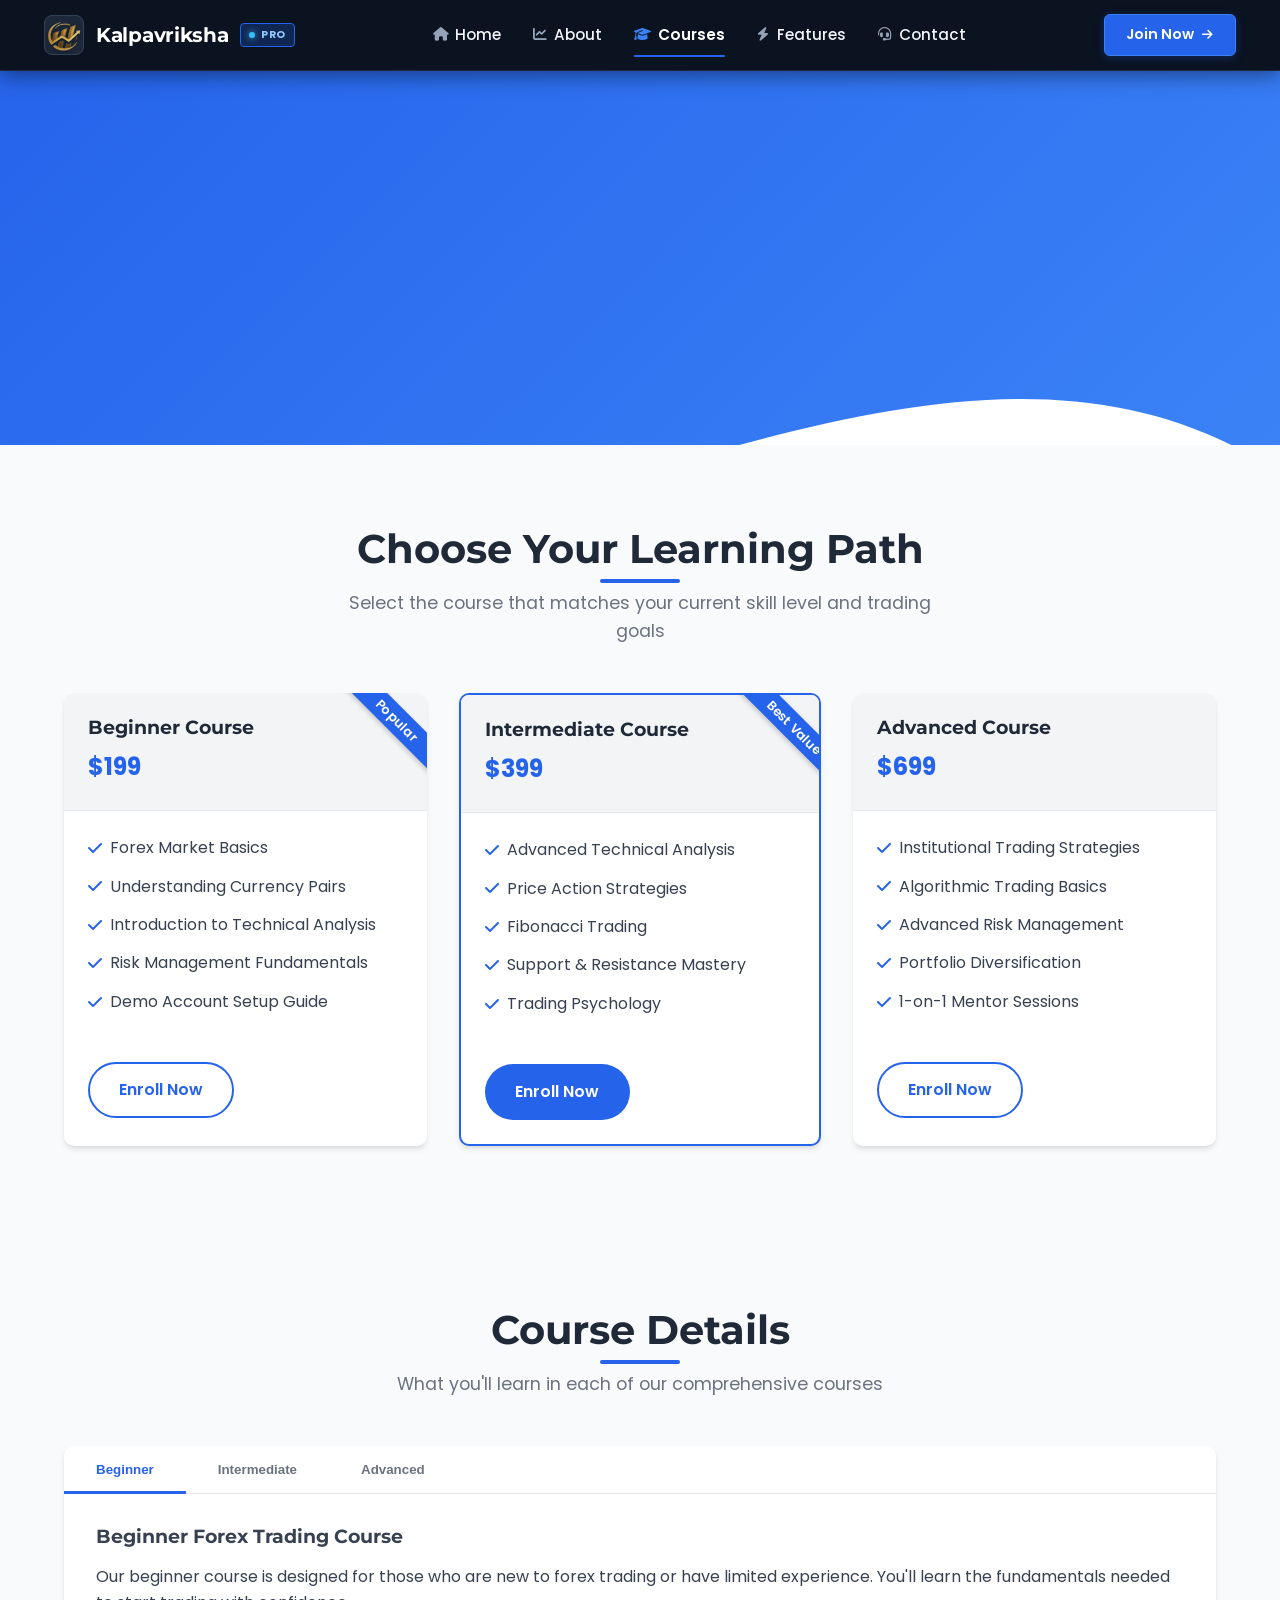
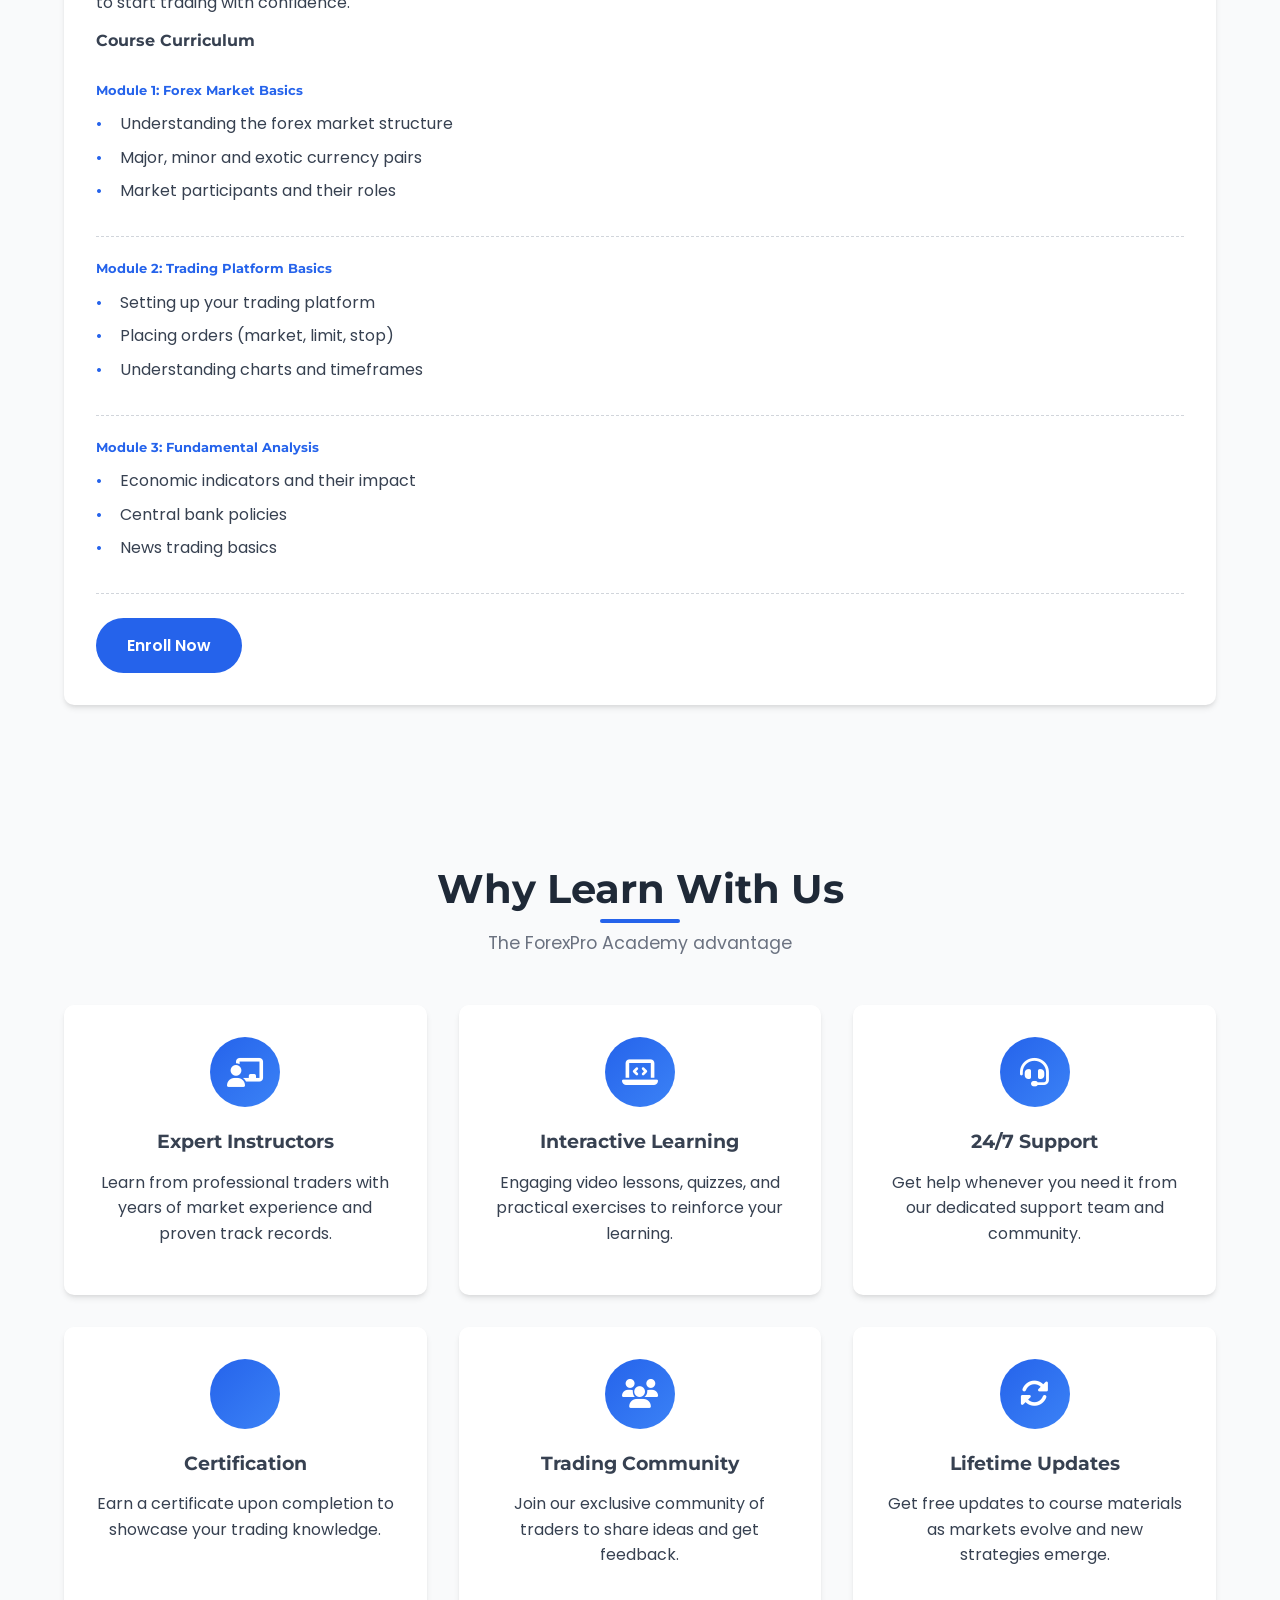
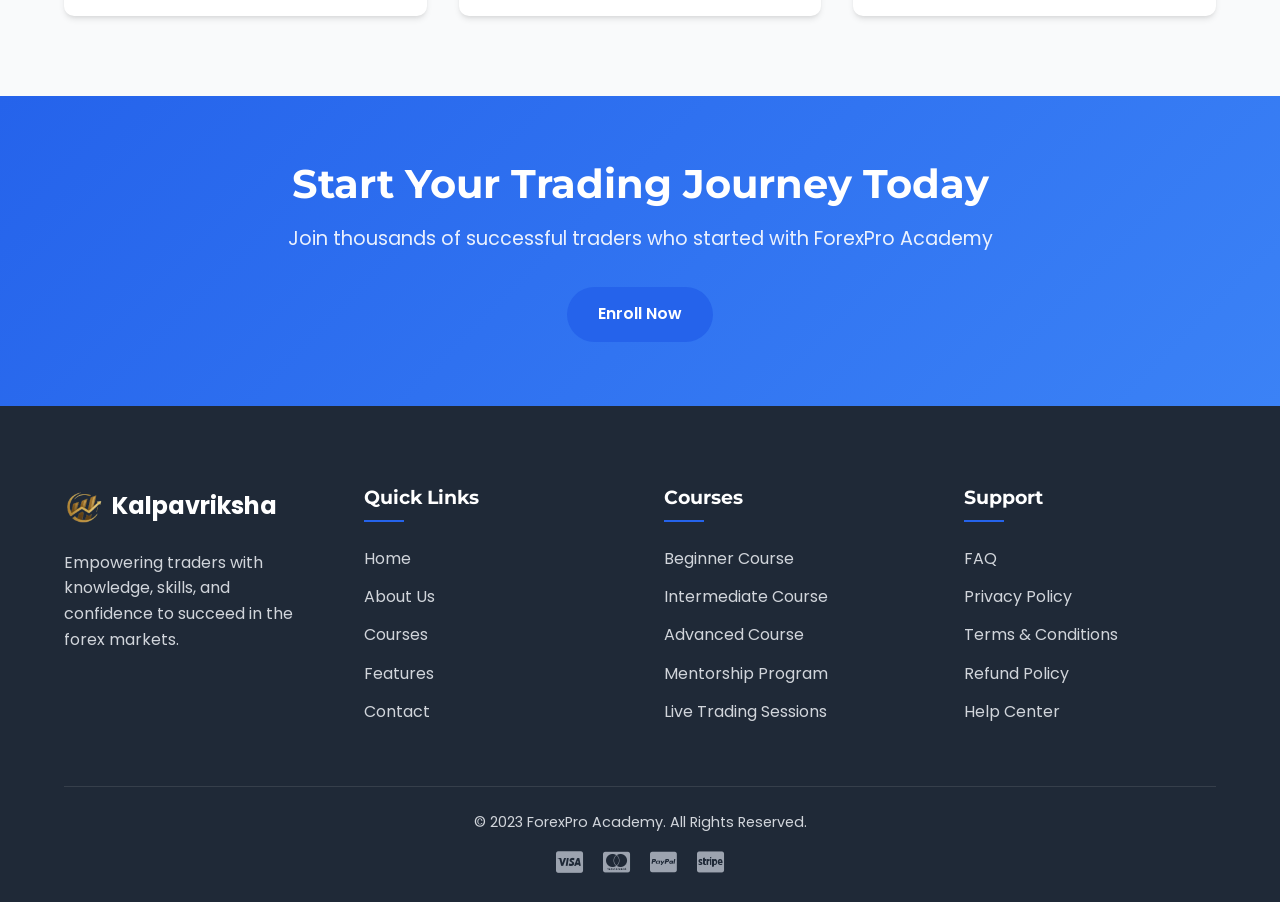
<file: courses.html>
<!DOCTYPE html>
<html lang="en">
<head>
    <meta charset="UTF-8">
    <meta name="viewport" content="width=device-width, initial-scale=1.0">
    <title>Forex Trading Courses | ForexPro Academy</title>
    <meta name="description" content="Explore our comprehensive forex trading courses designed for all skill levels. Start your journey to financial freedom today.">
    
    <!-- Favicon -->
    <link rel="icon" type="image/png" href="images/favicon.png">
    
    <!-- Font Awesome -->
    <link rel="stylesheet" href="https://cdnjs.cloudflare.com/ajax/libs/font-awesome/6.4.0/css/all.min.css">
    
    <!-- Google Fonts -->
    <link href="https://fonts.googleapis.com/css2?family=Poppins:wght@300;400;500;600;700;800&family=Montserrat:wght@400;500;600;700&display=swap" rel="stylesheet">
    
    <!-- CSS -->
    <link rel="stylesheet" href="css/style.css">
    <link rel="stylesheet" href="css/animations.css">
    
    <!-- AOS Animation Library -->
    <link href="https://unpkg.com/aos@2.3.1/dist/aos.css" rel="stylesheet">
</head>
<body>
    <!-- Preloader -->
    <div class="preloader">
        <div class="loader">
            <div class="loader-inner">
                <div class="loader-line-wrap">
                    <div class="loader-line"></div>
                </div>
                <div class="loader-line-wrap">
                    <div class="loader-line"></div>
                </div>
                <div class="loader-line-wrap">
                    <div class="loader-line"></div>
                </div>
                <div class="loader-line-wrap">
                    <div class="loader-line"></div>
                </div>
                <div class="loader-line-wrap">
                    <div class="loader-line"></div>
                </div>
            </div>
        </div>
    </div>

    <!-- Header/Navbar -->
    <header class="header">
        <div class="container header-container">
            <nav class="navbar">
                <a href="index.html" class="logo">
                    <div class="logo-img-wrapper">
                        <img src="./Gemini_Generated_Image_t2bd2at2bd2at2bd-removebg-preview.png" alt="Kalpavriksha Academy Logo">
                    </div>
                    <span class="logo-text">Kalpavriksha</span>
                    <span class="logo-badge"><span class="badge-pulse"></span>PRO</span>
                </a>
                
                <div class="nav-menu">
                    <ul class="nav-links">
                        <li><a href="index.html" class="nav-link"><i class="fas fa-home nav-icon"></i><span>Home</span></a></li>
                        <li><a href="about.html" class="nav-link"><i class="fas fa-chart-line nav-icon"></i><span>About</span></a></li>
                        <li><a href="courses.html" class="nav-link active"><i class="fas fa-graduation-cap nav-icon"></i><span>Courses</span></a></li>
                        <li><a href="features.html" class="nav-link"><i class="fas fa-bolt nav-icon"></i><span>Features</span></a></li>
                        <li><a href="contact.html" class="nav-link"><i class="fas fa-headset nav-icon"></i><span>Contact</span></a></li>
                    </ul>
                </div>

                <div class="nav-actions">
                    <a href="form.html" class="btn btn-primary nav-cta">
                        <span>Join Now</span>
                        <i class="fas fa-arrow-right"></i>
                    </a>
                    
                    <button class="mobile-menu-btn" aria-label="Toggle navigation menu" aria-expanded="false">
                        <span></span>
                        <span></span>
                        <span></span>
                    </button>
                </div>
            </nav>
        </div>

        <!-- Mobile Drawer Overlay & Menu -->
        <div class="mobile-nav-backdrop"></div>
        <div class="mobile-nav-drawer">
            <div class="mobile-nav-header">
                <a href="index.html" class="logo">
                    <div class="logo-img-wrapper">
                        <img src="./Gemini_Generated_Image_t2bd2at2bd2at2bd-removebg-preview.png" alt="Kalpavriksha Logo">
                    </div>
                    <span class="logo-text">Kalpavriksha</span>
                </a>
                <button class="mobile-close-btn" aria-label="Close menu">
                    <i class="fas fa-times"></i>
                </button>
            </div>
            
            <div class="mobile-live-status">
                <span class="live-indicator"></span>
                <span>Live Trading Desk Active</span>
            </div>

            <ul class="mobile-nav-links">
                <li><a href="index.html" class="mobile-nav-link"><i class="fas fa-home"></i><span>Home</span><i class="fas fa-chevron-right arrow"></i></a></li>
                <li><a href="about.html" class="mobile-nav-link"><i class="fas fa-chart-line"></i><span>About Us</span><i class="fas fa-chevron-right arrow"></i></a></li>
                <li><a href="courses.html" class="mobile-nav-link active"><i class="fas fa-graduation-cap"></i><span>Courses</span><i class="fas fa-chevron-right arrow"></i></a></li>
                <li><a href="features.html" class="mobile-nav-link"><i class="fas fa-bolt"></i><span>Features</span><i class="fas fa-chevron-right arrow"></i></a></li>
                <li><a href="contact.html" class="mobile-nav-link"><i class="fas fa-headset"></i><span>Contact</span><i class="fas fa-chevron-right arrow"></i></a></li>
            </ul>

            <div class="mobile-nav-footer">
                <a href="form.html" class="btn btn-primary btn-block mobile-cta">
                    <span>Enroll Today</span>
                    <i class="fas fa-arrow-right"></i>
                </a>
                <div class="mobile-socials">
                    <a href="#" aria-label="Telegram"><i class="fab fa-telegram-plane"></i></a>
                    <a href="#" aria-label="YouTube"><i class="fab fa-youtube"></i></a>
                    <a href="#" aria-label="Instagram"><i class="fab fa-instagram"></i></a>
                    <a href="#" aria-label="WhatsApp"><i class="fab fa-whatsapp"></i></a>
                </div>
            </div>
        </div>
    </header>

    <!-- Page Hero -->
    <section class="page-hero">
        <div class="container">
            <div class="hero-content">
                <h1 class="hero-title" data-aos="fade-up">Our Forex Trading Courses</h1>
                <p class="hero-subtitle" data-aos="fade-up" data-aos-delay="100">Comprehensive training programs designed for traders at all levels</p>
            </div>
        </div>
        <div class="hero-wave">
            <svg viewBox="0 0 500 150" preserveAspectRatio="none">
                <path d="M0.00,49.98 C149.99,150.00 349.20,-49.98 500.00,49.98 L500.00,150.00 L0.00,150.00 Z"></path>
            </svg>
        </div>
    </section>

    <!-- Courses Section -->
    <section class="section courses-section">
        <div class="container">
            <div class="section-header" data-aos="fade-up">
                <h2 class="section-title">Choose Your Learning Path</h2>
                <p class="section-subtitle">Select the course that matches your current skill level and trading goals</p>
            </div>
            
            <div class="courses-grid">
                <div class="course-card" data-aos="fade-up" data-aos-delay="100">
                    <div class="course-header">
                        <h3>Beginner Course</h3>
                        <div class="course-price">$199</div>
                    </div>
                    <div class="course-body">
                        <ul class="course-features">
                            <li><i class="fas fa-check"></i> Forex Market Basics</li>
                            <li><i class="fas fa-check"></i> Understanding Currency Pairs</li>
                            <li><i class="fas fa-check"></i> Introduction to Technical Analysis</li>
                            <li><i class="fas fa-check"></i> Risk Management Fundamentals</li>
                            <li><i class="fas fa-check"></i> Demo Account Setup Guide</li>
                        </ul>
                    </div>
                    <div class="course-footer">
                        <a href="#" class="btn btn-outline">Enroll Now</a>
                    </div>
                    <div class="course-badge">Popular</div>
                </div>
                
                <div class="course-card featured" data-aos="fade-up" data-aos-delay="200">
                    <div class="course-header">
                        <h3>Intermediate Course</h3>
                        <div class="course-price">$399</div>
                    </div>
                    <div class="course-body">
                        <ul class="course-features">
                            <li><i class="fas fa-check"></i> Advanced Technical Analysis</li>
                            <li><i class="fas fa-check"></i> Price Action Strategies</li>
                            <li><i class="fas fa-check"></i> Fibonacci Trading</li>
                            <li><i class="fas fa-check"></i> Support & Resistance Mastery</li>
                            <li><i class="fas fa-check"></i> Trading Psychology</li>
                        </ul>
                    </div>
                    <div class="course-footer">
                        <a href="#" class="btn btn-primary">Enroll Now</a>
                    </div>
                    <div class="course-badge">Best Value</div>
                </div>
                
                <div class="course-card" data-aos="fade-up" data-aos-delay="300">
                    <div class="course-header">
                        <h3>Advanced Course</h3>
                        <div class="course-price">$699</div>
                    </div>
                    <div class="course-body">
                        <ul class="course-features">
                            <li><i class="fas fa-check"></i> Institutional Trading Strategies</li>
                            <li><i class="fas fa-check"></i> Algorithmic Trading Basics</li>
                            <li><i class="fas fa-check"></i> Advanced Risk Management</li>
                            <li><i class="fas fa-check"></i> Portfolio Diversification</li>
                            <li><i class="fas fa-check"></i> 1-on-1 Mentor Sessions</li>
                        </ul>
                    </div>
                    <div class="course-footer">
                        <a href="#" class="btn btn-outline">Enroll Now</a>
                    </div>
                </div>
            </div>
        </div>
    </section>

    <!-- Course Details Section -->
    <section class="section course-details-section">
        <div class="container">
            <div class="section-header" data-aos="fade-up">
                <h2 class="section-title">Course Details</h2>
                <p class="section-subtitle">What you'll learn in each of our comprehensive courses</p>
            </div>
            
            <div class="details-tabs">
                <div class="tab-buttons" data-aos="fade-up">
                    <button class="tab-btn active" data-tab="beginner">Beginner</button>
                    <button class="tab-btn" data-tab="intermediate">Intermediate</button>
                    <button class="tab-btn" data-tab="advanced">Advanced</button>
                </div>
                
                <div class="tab-content active" data-tab="beginner" data-aos="fade-up">
                    <div class="tab-content-inner">
                        <h3>Beginner Forex Trading Course</h3>
                        <p>Our beginner course is designed for those who are new to forex trading or have limited experience. You'll learn the fundamentals needed to start trading with confidence.</p>
                        
                        <div class="curriculum">
                            <h4>Course Curriculum</h4>
                            <div class="modules">
                                <div class="module">
                                    <h5>Module 1: Forex Market Basics</h5>
                                    <ul>
                                        <li>Understanding the forex market structure</li>
                                        <li>Major, minor and exotic currency pairs</li>
                                        <li>Market participants and their roles</li>
                                    </ul>
                                </div>
                                
                                <div class="module">
                                    <h5>Module 2: Trading Platform Basics</h5>
                                    <ul>
                                        <li>Setting up your trading platform</li>
                                        <li>Placing orders (market, limit, stop)</li>
                                        <li>Understanding charts and timeframes</li>
                                    </ul>
                                </div>
                                
                                <div class="module">
                                    <h5>Module 3: Fundamental Analysis</h5>
                                    <ul>
                                        <li>Economic indicators and their impact</li>
                                        <li>Central bank policies</li>
                                        <li>News trading basics</li>
                                    </ul>
                                </div>
                            </div>
                        </div>
                        
                        <a href="#" class="btn btn-primary">Enroll Now</a>
                    </div>
                </div>
                
                <div class="tab-content" data-tab="intermediate" data-aos="fade-up">
                    <div class="tab-content-inner">
                        <h3>Intermediate Forex Trading Course</h3>
                        <p>Take your trading to the next level with our intermediate course, covering advanced technical analysis and trading strategies.</p>
                        
                        <div class="curriculum">
                            <h4>Course Curriculum</h4>
                            <div class="modules">
                                <div class="module">
                                    <h5>Module 1: Advanced Technical Analysis</h5>
                                    <ul>
                                        <li>Candlestick patterns and price action</li>
                                        <li>Support and resistance strategies</li>
                                        <li>Fibonacci retracements and extensions</li>
                                    </ul>
                                </div>
                                
                                <div class="module">
                                    <h5>Module 2: Trading Strategies</h5>
                                    <ul>
                                        <li>Breakout and pullback strategies</li>
                                        <li>Trend following techniques</li>
                                        <li>Range trading approaches</li>
                                    </ul>
                                </div>
                                
                                <div class="module">
                                    <h5>Module 3: Risk Management</h5>
                                    <ul>
                                        <li>Position sizing methods</li>
                                        <li>Risk-reward ratio optimization</li>
                                        <li>Building a trading plan</li>
                                    </ul>
                                </div>
                            </div>
                        </div>
                        
                        <a href="#" class="btn btn-primary">Enroll Now</a>
                    </div>
                </div>
                
                <div class="tab-content" data-tab="advanced" data-aos="fade-up">
                    <div class="tab-content-inner">
                        <h3>Advanced Forex Trading Course</h3>
                        <p>Master professional trading techniques with our advanced course, designed for experienced traders looking to refine their skills.</p>
                        
                        <div class="curriculum">
                            <h4>Course Curriculum</h4>
                            <div class="modules">
                                <div class="module">
                                    <h5>Module 1: Institutional Trading</h5>
                                    <ul>
                                        <li>Order flow analysis</li>
                                        <li>Market maker strategies</li>
                                        <li>Liquidity and volume analysis</li>
                                    </ul>
                                </div>
                                
                                <div class="module">
                                    <h5>Module 2: Algorithmic Trading</h5>
                                    <ul>
                                        <li>Introduction to algorithmic trading</li>
                                        <li>Backtesting strategies</li>
                                        <li>Automated trading systems</li>
                                    </ul>
                                </div>
                                
                                <div class="module">
                                    <h5>Module 3: Portfolio Management</h5>
                                    <ul>
                                        <li>Diversification strategies</li>
                                        <li>Correlation analysis</li>
                                        <li>Performance metrics and evaluation</li>
                                    </ul>
                                </div>
                            </div>
                        </div>
                        
                        <a href="#" class="btn btn-primary">Enroll Now</a>
                    </div>
                </div>
            </div>
        </div>
    </section>

    <!-- Benefits Section -->
    <section class="section benefits-section">
        <div class="container">
            <div class="section-header" data-aos="fade-up">
                <h2 class="section-title">Why Learn With Us</h2>
                <p class="section-subtitle">The ForexPro Academy advantage</p>
            </div>
            
            <div class="benefits-grid">
                <div class="benefit-card" data-aos="fade-up" data-aos-delay="100">
                    <div class="benefit-icon">
                        <i class="fas fa-chalkboard-teacher"></i>
                    </div>
                    <h3>Expert Instructors</h3>
                    <p>Learn from professional traders with years of market experience and proven track records.</p>
                </div>
                
                <div class="benefit-card" data-aos="fade-up" data-aos-delay="200">
                    <div class="benefit-icon">
                        <i class="fas fa-laptop-code"></i>
                    </div>
                    <h3>Interactive Learning</h3>
                    <p>Engaging video lessons, quizzes, and practical exercises to reinforce your learning.</p>
                </div>
                
                <div class="benefit-card" data-aos="fade-up" data-aos-delay="300">
                    <div class="benefit-icon">
                        <i class="fas fa-headset"></i>
                    </div>
                    <h3>24/7 Support</h3>
                    <p>Get help whenever you need it from our dedicated support team and community.</p>
                </div>
                
                <div class="benefit-card" data-aos="fade-up" data-aos-delay="400">
                    <div class="benefit-icon">
                        <i class="fas fa-file-certificate"></i>
                    </div>
                    <h3>Certification</h3>
                    <p>Earn a certificate upon completion to showcase your trading knowledge.</p>
                </div>
                
                <div class="benefit-card" data-aos="fade-up" data-aos-delay="500">
                    <div class="benefit-icon">
                        <i class="fas fa-users"></i>
                    </div>
                    <h3>Trading Community</h3>
                    <p>Join our exclusive community of traders to share ideas and get feedback.</p>
                </div>
                
                <div class="benefit-card" data-aos="fade-up" data-aos-delay="600">
                    <div class="benefit-icon">
                        <i class="fas fa-sync-alt"></i>
                    </div>
                    <h3>Lifetime Updates</h3>
                    <p>Get free updates to course materials as markets evolve and new strategies emerge.</p>
                </div>
            </div>
        </div>
    </section>

    <!-- CTA Section -->
    <section class="section cta-section">
        <div class="container">
            <div class="cta-content" data-aos="zoom-in">
                <h2>Start Your Trading Journey Today</h2>
                <p>Join thousands of successful traders who started with ForexPro Academy</p>
                <a href="#" class="btn btn-primary">Enroll Now</a>
            </div>
        </div>
    </section>

    <!-- Footer -->
    <footer class="footer">
        <div class="container">
            <div class="footer-content">
                <div class="footer-col">
                    <a href="index.html" class="footer-logo">
                        <img src="Gemini_Generated_Image_t2bd2at2bd2at2bd-removebg-preview.png" alt="ForexPro Academy Logo">
                        <span>Kalpavriksha</span>
                    </a>
                    <p>Empowering traders with knowledge, skills, and confidence to succeed in the forex markets.</p>
                </div>
                
                <div class="footer-col">
                    <h3>Quick Links</h3>
                    <ul>
                        <li><a href="index.html">Home</a></li>
                        <li><a href="about.html">About Us</a></li>
                        <li><a href="courses.html">Courses</a></li>
                        <li><a href="features.html">Features</a></li>
                        <li><a href="contact.html">Contact</a></li>
                    </ul>
                </div>
                
                <div class="footer-col">
                    <h3>Courses</h3>
                    <ul>
                        <li><a href="#">Beginner Course</a></li>
                        <li><a href="#">Intermediate Course</a></li>
                        <li><a href="#">Advanced Course</a></li>
                        <li><a href="#">Mentorship Program</a></li>
                        <li><a href="#">Live Trading Sessions</a></li>
                    </ul>
                </div>
                
                <div class="footer-col">
                    <h3>Support</h3>
                    <ul>
                        <li><a href="#">FAQ</a></li>
                        <li><a href="#">Privacy Policy</a></li>
                        <li><a href="#">Terms & Conditions</a></li>
                        <li><a href="#">Refund Policy</a></li>
                        <li><a href="#">Help Center</a></li>
                    </ul>
                </div>
            </div>
            
            <div class="footer-bottom">
                <p>&copy; 2023 ForexPro Academy. All Rights Reserved.</p>
                <div class="footer-payments">
                    <i class="fab fa-cc-visa"></i>
                    <i class="fab fa-cc-mastercard"></i>
                    <i class="fab fa-cc-paypal"></i>
                    <i class="fab fa-cc-stripe"></i>
                </div>
            </div>
        </div>
    </footer>

    <!-- Back to Top Button -->
    <a href="#" class="back-to-top">
        <i class="fas fa-arrow-up"></i>
    </a>

    <!-- JavaScript Libraries -->
    <script src="https://unpkg.com/aos@2.3.1/dist/aos.js"></script>
    <script src="https://cdnjs.cloudflare.com/ajax/libs/gsap/3.11.4/gsap.min.js"></script>
    
    <!-- Main JS -->
    <script src="js/main.js"></script>
    <script src="js/animations.js"></script>
    
    <!-- Courses JS -->
    <script>
        // Tab functionality
        const tabBtns = document.querySelectorAll('.tab-btn');
        const tabContents = document.querySelectorAll('.tab-content');
        
        tabBtns.forEach(btn => {
            btn.addEventListener('click', () => {
                // Remove active class from all buttons and contents
                tabBtns.forEach(btn => btn.classList.remove('active'));
                tabContents.forEach(content => content.classList.remove('active'));
                
                // Add active class to clicked button and corresponding content
                btn.classList.add('active');
                const tabId = btn.getAttribute('data-tab');
                document.querySelector(`.tab-content[data-tab="${tabId}"]`).classList.add('active');
            });
        });
    </script>
</body>
</html>
</file>
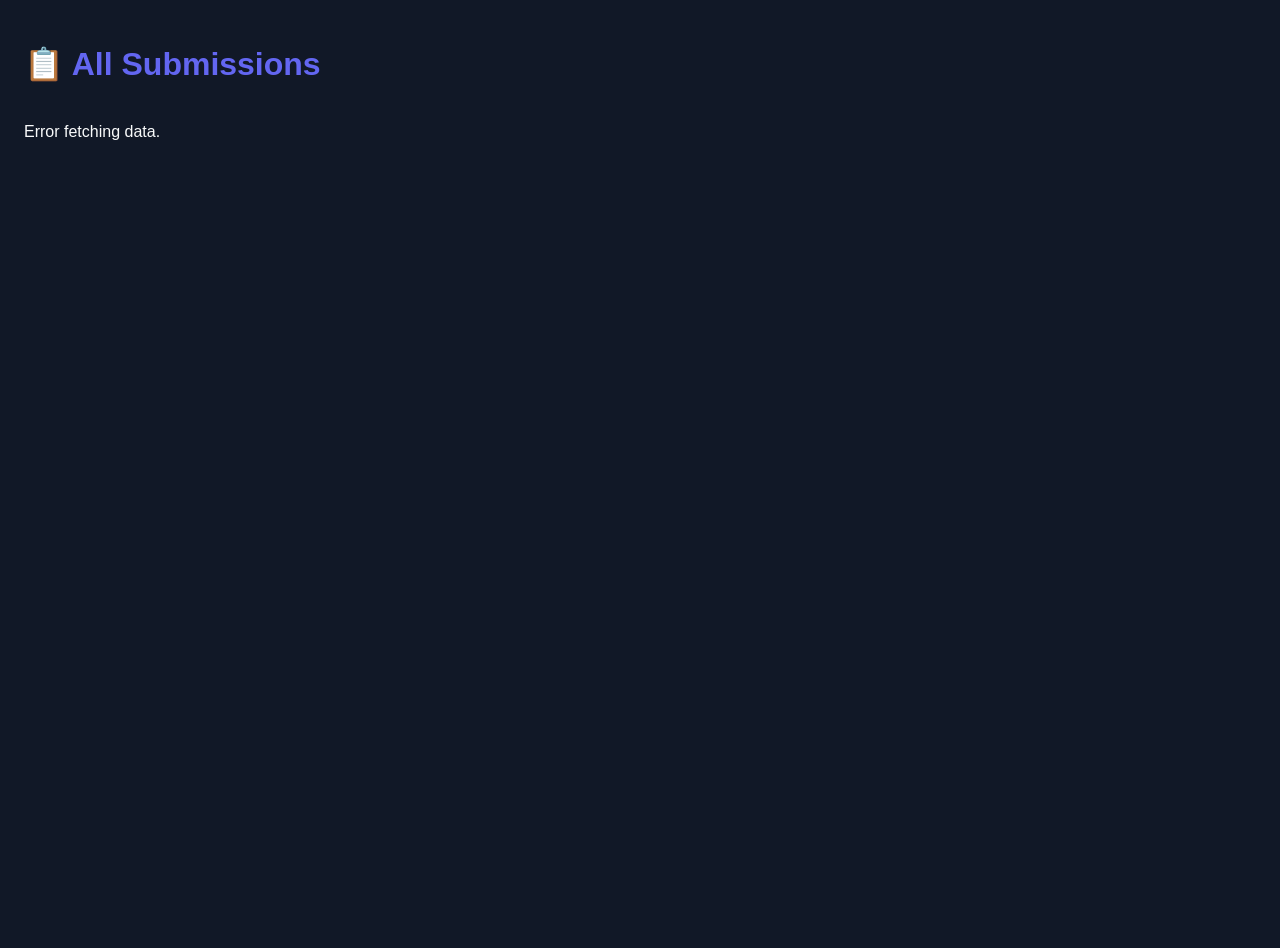
<file: dashboard.html>
<!DOCTYPE html>
<html lang="en">
<head>
  <meta charset="UTF-8" />
  <title>Admin Dashboard</title>
      <style>
    :root {
      --primary: #6366f1;
      --primary-dark: #4f46e5;
      --dark: #1f2937;
      --darker: #111827;
      --light: #f9fafb;
      --danger: #ef4444;
      --success: #10b981;
    }
    
    body {
      font-family: 'Poppins', sans-serif;
      background-color: var(--darker);
      color: var(--light);
      padding: 1rem;
      min-height: 100vh;
    }
    
    h1 {
      color: var(--primary);
      margin-bottom: 1.5rem;
      font-weight: 600;
      font-size: clamp(1.5rem, 4vw, 2rem);
      display: flex;
      align-items: center;
      gap: 0.75rem;
    }
    
    h1 i {
      font-size: 1.25rem;
    }
    
    #data {
      display: grid;
      grid-template-columns: repeat(auto-fill, minmax(320px, 1fr));
      gap: 1.25rem;
      margin-top: 1rem;
    }
    
    .entry {
      background: var(--dark);
      padding: 1.25rem;
      border-radius: 12px;
      box-shadow: 0 4px 6px rgba(0, 0, 0, 0.1);
      transition: all 0.3s ease;
      border-left: 4px solid var(--primary);
      position: relative;
      overflow: hidden;
    }
    
    .entry:hover {
      transform: translateY(-5px);
      box-shadow: 0 10px 15px rgba(0, 0, 0, 0.2);
    }
    
    .entry::before {
      content: '';
      position: absolute;
      top: 0;
      left: 0;
      width: 100%;
      height: 4px;
      background: linear-gradient(90deg, var(--primary), var(--primary-dark));
      opacity: 0;
      transition: opacity 0.3s ease;
    }
    
    .entry:hover::before {
      opacity: 1;
    }
    
    .entry p {
      margin: 0.5rem 0;
      font-size: 0.95rem;
      line-height: 1.5;
    }
    
    .entry p strong {
      color: var(--primary);
      font-weight: 500;
      display: inline-block;
      min-width: 100px;
    }
    
    .entry-actions {
      display: flex;
      gap: 0.75rem;
      margin-top: 1rem;
      justify-content: flex-end;
    }
    
    .btn {
      padding: 0.5rem 1rem;
      border-radius: 6px;
      font-weight: 500;
      font-size: 0.85rem;
      cursor: pointer;
      transition: all 0.2s ease;
      border: none;
      display: inline-flex;
      align-items: center;
      gap: 0.5rem;
    }
    
    .btn-danger {
      background-color: var(--danger);
      color: white;
    }
    
    .btn-danger:hover {
      background-color: #dc2626;
      transform: translateY(-2px);
    }
    
    .btn-edit {
      background-color: var(--primary);
      color: white;
    }
    
    .btn-edit:hover {
      background-color: var(--primary-dark);
      transform: translateY(-2px);
    }
    
    .empty-state {
      text-align: center;
      padding: 3rem;
      color: #9ca3af;
      grid-column: 1 / -1;
    }
    
    .empty-state i {
      font-size: 3rem;
      margin-bottom: 1rem;
      color: #4b5563;
    }
    
    .timestamp {
      font-size: 0.8rem;
      color: #9ca3af;
      margin-top: 0.5rem;
      text-align: right;
    }

    /* Media Queries for Mobile Responsiveness */
@media (max-width: 768px) {
  body {
    padding: 0.75rem;
  }
  
  #data {
    grid-template-columns: 1fr;
    gap: 1rem;
  }
  
  .entry {
    padding: 1rem;
    border-left-width: 3px;
  }
  
  .entry p {
    font-size: 0.9rem;
  }
  
  .entry p strong {
    min-width: 80px;
    display: block;
    margin-bottom: 0.25rem;
  }
  
  .entry-actions {
    flex-direction: column;
    gap: 0.5rem;
  }
  
  .btn {
    width: 100%;
    justify-content: center;
    padding: 0.6rem 1rem;
  }
  
  h1 {
    font-size: 1.75rem;
    margin-bottom: 1rem;
  }
  
  .empty-state {
    padding: 2rem 1rem;
  }
  
  .empty-state i {
    font-size: 2.5rem;
  }
}

@media (max-width: 480px) {
  body {
    padding: 0.5rem;
  }
  
  .entry {
    padding: 0.75rem;
    border-radius: 8px;
  }
  
  .entry p {
    font-size: 0.85rem;
  }
  
  h1 {
    font-size: 1.5rem;
    gap: 0.5rem;
  }
  
  .timestamp {
    font-size: 0.75rem;
  }
  
  /* Adjust the edit/delete buttons in your JavaScript generated content */
  .entry button {
    width: 100%;
    margin: 0.25rem 0;
    padding: 0.5rem;
  }
}

.entry-content p {
  display: flex;
  flex-wrap: wrap;
  margin: 0.5rem 0;
}

.entry-content strong {
  min-width: 110px;
  color: var(--primary);
}

.entry-content span {
  flex: 1;
  word-break: break-word;
}

@media (max-width: 768px) {
  .entry-content p {
    flex-direction: column;
    margin: 0.4rem 0;
  }

  .entry-content strong {
    min-width: auto;
    margin-bottom: 0.25rem;
  }
}


  </style>
</head>
<body>
  <h1>📋 All Submissions</h1>
  <div id="data"></div>

  <script>
    async function fetchSubmissions() {
      try {
        const res = await fetch('https://kalpavrikshaa.onrender.com/all-submissions');
        const data = await res.json();

        const container = document.getElementById('data');
        if (data.length === 0) {
          container.innerHTML = '<p>No submissions yet.</p>';
          return;
        }

        data.forEach(submission => {
          const div = document.createElement('div');
          div.className = 'entry';
div.innerHTML = `
  <div class="entry-content">
    <p><strong>Full Name:</strong> <span>${submission.fullName}</span></p>
    <p><strong>Email:</strong> <span>${submission.email}</span></p>
    <p><strong>Phone:</strong> <span>${submission.phone || '-'}</span></p>
    <p><strong>Inquiry:</strong> <span>${submission.inquiryType}</span></p>
    <p><strong>Message:</strong> <span>${submission.message}</span></p>
  </div>
  <p class="timestamp">${new Date(submission.submittedAt).toLocaleString()}</p>
  <div class="entry-actions">
    <button class="btn btn-edit" onclick="editSubmission('${submission._id}')">
      <i>✏️</i> Edit
    </button>
    <button class="btn btn-danger" onclick="deleteSubmission('${submission._id}')">
      <i>🗑️</i> Delete
    </button>
  </div>
`;


          container.appendChild(div);
        });
      } catch (error) {
        document.getElementById('data').innerHTML = '<p>Error fetching data.</p>';
        console.error(error);
      }
    }

    fetchSubmissions();

    async function deleteSubmission(id) {
  if (confirm('Are you sure you want to delete this submission?')) {
    await fetch(`https://kalpavrikshaa.onrender.com/delete/${id}`, { method: 'DELETE' });
    location.reload();
  }
}

function editSubmission(id) {
  const fullName = prompt('Enter new Full Name:');
  const email = prompt('Enter new Email:');
  const phone = prompt('Enter new Phone Number:');
  const inquiryType = prompt('Enter new Inquiry Type:');
  const message = prompt('Enter new Message:');

  if (fullName || email || phone || inquiryType || message) {
    fetch(`https://kalpavrikshaa.onrender.com/edit/${id}`, {
      method: 'PUT',
      headers: { 'Content-Type': 'application/json' },
      body: JSON.stringify({ fullName, email, phone, inquiryType, message })
    })
      .then(res => res.json())
      .then(() => location.reload());
  } else {
    alert('All fields are required to update.');
  }
}


  </script>
</body>
</html>
</file>
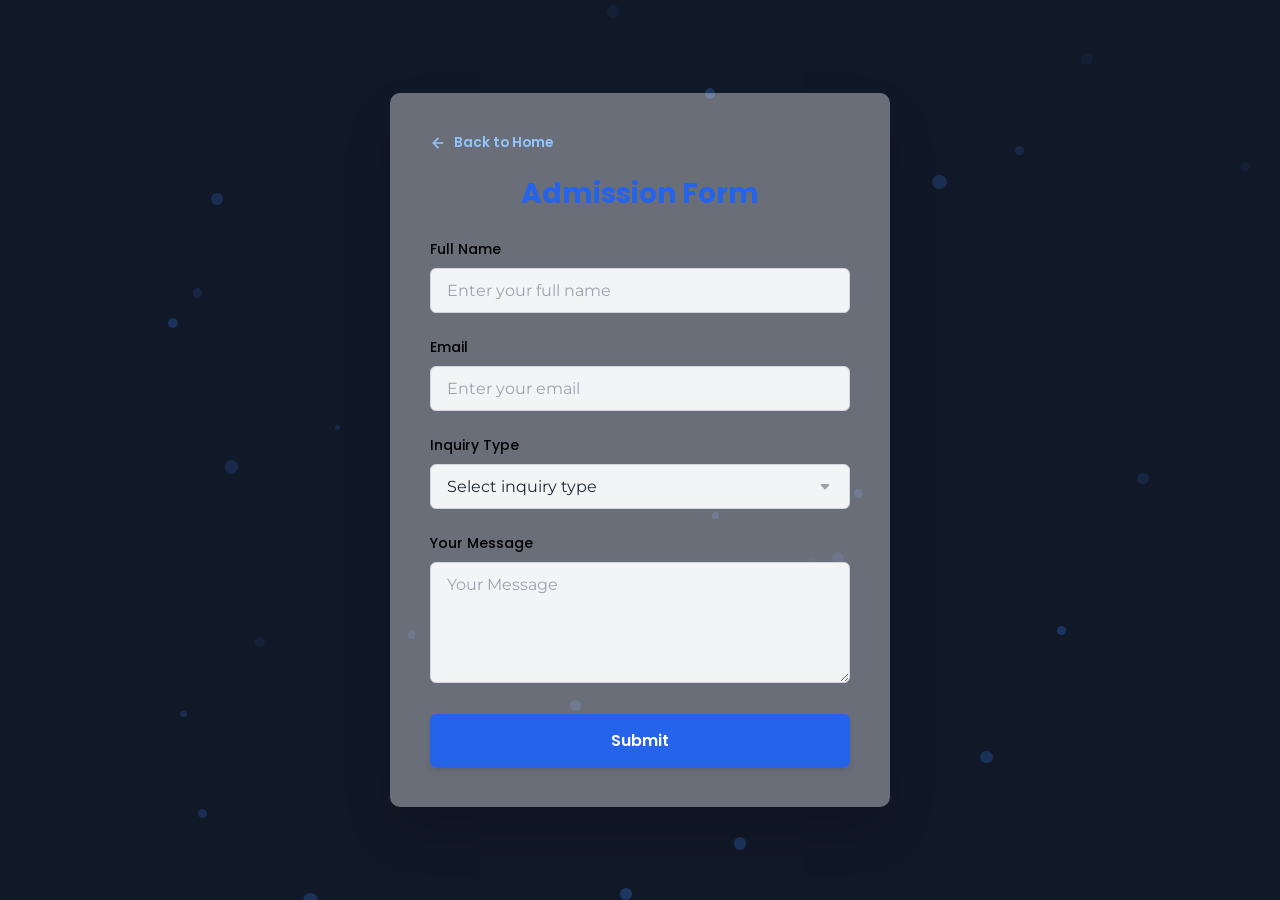
<file: form.html>
<!DOCTYPE html>
<html lang="en">
<head>
    <meta charset="UTF-8">
    <meta name="viewport" content="width=device-width, initial-scale=1.0">
    <title>Admission Form</title>
    <link href="https://fonts.googleapis.com/css2?family=Poppins:wght@400;500;600;700&family=Montserrat:wght@300;400;500&display=swap" rel="stylesheet">
    <style>
        :root {
            --primary-color: #2563eb;
            --secondary-color: #1e40af;
            --accent-color: #3b82f6;
            --dark-color: #1f2937;
            --light-color: #f9fafb;
            --text-color: #374151;
            --text-light: #6b7280;
            --success-color: #10b981;
            --warning-color: #f59e0b;
            --danger-color: #ef4444;
            --white: #ffffff;
            --black: #000000;
            --gray-100: #f3f4f6;
            --gray-200: #e5e7eb;
            --gray-300: #d1d5db;
            --gray-400: #9ca3af;
            --gray-500: #6b7280;
            --gray-600: #4b5563;
            --gray-700: #374151;
            --gray-800: #1f2937;
            --gray-900: #111827;
            --font-primary: 'Poppins', sans-serif;
            --font-secondary: 'Montserrat', sans-serif;
            --shadow-sm: 0 1px 2px 0 rgba(0, 0, 0, 0.05);
            --shadow: 0 1px 3px 0 rgba(0, 0, 0, 0.1), 0 1px 2px 0 rgba(0, 0, 0, 0.06);
            --shadow-md: 0 4px 6px -1px rgba(0, 0, 0, 0.1), 0 2px 4px -1px rgba(0, 0, 0, 0.06);
            --shadow-lg: 0 10px 15px -3px rgba(0, 0, 0, 0.1), 0 4px 6px -2px rgba(0, 0, 0, 0.05);
            --shadow-xl: 0 20px 25px -5px rgba(0, 0, 0, 0.1), 0 10px 10px -5px rgba(0, 0, 0, 0.04);
            --shadow-2xl: 0 25px 50px -12px rgba(0, 0, 0, 0.25);
            --transition: all 0.3s ease;
        }

        * {
            margin: 0;
            padding: 0;
            box-sizing: border-box;
        }

        body {
            font-family: var(--font-primary);
            background-color: var(--gray-900);
            color: var(--text-color);
            min-height: 100vh;
            display: flex;
            justify-content: center;
            align-items: center;
            overflow: hidden;
            position: relative;
        }

        .background {
            position: absolute;
            top: 0;
            left: 0;
            width: 100%;
            height: 100%;
            z-index: 1;
            overflow: hidden;
        }

        .particle {
            position: absolute;
            border-radius: 50%;
            background: rgba(59, 130, 246, 0.5);
            animation: float 15s infinite linear;
        }

        @keyframes float {
            0% {
                transform: translateY(0) rotate(0deg);
                opacity: 1;
            }
            100% {
                transform: translateY(-1000px) rotate(720deg);
                opacity: 0;
            }
        }

        .container {
            position: relative;
            z-index: 2;
            background-color:   rgba(255, 255, 255, 0.371);
            border-radius: 10px;
            box-shadow: var(--shadow-2xl);
            width: 100%;
            max-width: 500px;
            padding: 2.5rem;
            margin: 2rem;
            transition: var(--transition);
        }

        .container:hover {
            transform: translateY(-5px);
        }

        .form-title {
            color: var(--primary-color);
            font-size: 1.75rem;
            font-weight: 700;
            margin-bottom: 1.5rem;
            text-align: center;
        }

        .form-group {
            margin-bottom: 1.5rem;
        }

        .form-label {
            display: block;
            font-size: 0.875rem;
            font-weight: 500;
            color: black;
            margin-bottom: 0.5rem;
        }

        .form-control {
            width: 100%;
            padding: 0.75rem 1rem;
            font-size: 1rem;
            font-family: var(--font-secondary);
            color: var(--gray-800);
            background-color: var(--gray-100);
            border: 1px solid var(--gray-300);
            border-radius: 6px;
            transition: var(--transition);
        }

        .form-control:focus {
            outline: none;
            border-color: var(--primary-color);
            box-shadow: 0 0 0 3px rgba(37, 99, 235, 0.1);
        }

        .form-control::placeholder {
            color: var(--gray-400);
        }

        select.form-control {
            appearance: none;
            background-image: url("data:image/svg+xml,%3Csvg xmlns='http://www.w3.org/2000/svg' width='16' height='16' fill='%239ca3af' viewBox='0 0 16 16'%3E%3Cpath d='M7.247 11.14 2.451 5.658C1.885 5.013 2.345 4 3.204 4h9.592a1 1 0 0 1 .753 1.659l-4.796 5.48a1 1 0 0 1-1.506 0z'/%3E%3C/svg%3E");
            background-repeat: no-repeat;
            background-position: right 1rem center;
            background-size: 16px 12px;
        }

        textarea.form-control {
            min-height: 120px;
            resize: vertical;
        }

        .btn {
            display: inline-block;
            width: 100%;
            padding: 0.875rem 1.5rem;
            font-size: 1rem;
            font-weight: 600;
            font-family: var(--font-primary);
            text-align: center;
            color: var(--white);
            background-color: var(--primary-color);
            border: none;
            border-radius: 6px;
            cursor: pointer;
            transition: var(--transition);
            box-shadow: var(--shadow-md);
        }

        .btn:hover {
            background-color: var(--secondary-color);
            transform: translateY(-2px);
            box-shadow: var(--shadow-lg);
        }

        .btn:active {
            transform: translateY(0);
            box-shadow: var(--shadow-md);
        }

        .success-message {
            display: none;
            text-align: center;
            padding: 2rem;
        }

        .success-message h2 {
            color: var(--success-color);
            font-size: 1.75rem;
            margin-bottom: 1rem;
            animation: fadeIn 1s ease;
        }

        .success-message p {
            color: var(--gray-600);
            font-size: 0.875rem;
            animation: fadeIn 1.5s ease;
        }

        @keyframes fadeIn {
            from {
                opacity: 0;
                transform: translateY(20px);
            }
            to {
                opacity: 1;
                transform: translateY(0);
            }
        }

        .confetti {
            position: absolute;
            width: 10px;
            height: 10px;
            background-color: var(--accent-color);
            opacity: 0;
            z-index: 3;
        }

        @media (max-width: 576px) {
            .container {
                padding: 1.5rem;
            }
        }
    </style>
</head>
<body>
    <div class="background" id="background"></div>
    
    <div class="container" id="formContainer">
        <a href="index.html" style="display: inline-flex; align-items: center; gap: 0.5rem; color: #93c5fd; text-decoration: none; font-size: 0.85rem; font-weight: 600; margin-bottom: 1.25rem; transition: color 0.2s ease;">
            <svg width="16" height="16" viewBox="0 0 24 24" fill="none" stroke="currentColor" stroke-width="2.5" stroke-linecap="round" stroke-linejoin="round"><line x1="19" y1="12" x2="5" y2="12"></line><polyline points="12 19 5 12 12 5"></polyline></svg>
            Back to Home
        </a>
        <h1 class="form-title">Admission Form</h1>
        <form id="admissionForm">
            <div class="form-group">
                <label for="fullName" class="form-label">Full Name</label>
                <input type="text" class="form-control" id="fullName" name="fullName" placeholder="Enter your full name" required>
            </div>
            
            <div class="form-group">
                <label for="email" class="form-label">Email</label>
                <input type="email" class="form-control" id="email" name="email" placeholder="Enter your email" required>
            </div>
            
            <div class="form-group">
                <label for="inquiryType" class="form-label">Inquiry Type</label>
                <select class="form-control" id="inquiryType" name="inquiryType" required>
                    <option value="" disabled selected>Select inquiry type</option>
                    <option value="Course Information">Course Information</option>
                    <option value="Technical Support">Technical Support</option>
                    <option value="Feedback">Feedback</option>
                    <option value="Other">Other</option>
                </select>
            </div>
            
            <div class="form-group">
                <label for="message" class="form-label">Your Message</label>
                <textarea class="form-control" id="message" name="message" rows="5" placeholder="Your Message" required></textarea>
            </div>
            
            <button type="submit" class="btn">Submit</button>
        </form>
    </div>
    
    <div class="container success-message" id="successMessage" style="display: none;">
        <h2>Thanks for your submission!</h2>
        <p>We will contact you soon.</p>
    </div>

    <script>
        // Create animated background particles
        document.addEventListener('DOMContentLoaded', function() {
            const background = document.getElementById('background');
            const particleCount = 30;
            
            for (let i = 0; i < particleCount; i++) {
                const particle = document.createElement('div');
                particle.classList.add('particle');
                
                // Random size between 5px and 15px
                const size = Math.random() * 10 + 5;
                particle.style.width = `${size}px`;
                particle.style.height = `${size}px`;
                
                // Random position
                particle.style.left = `${Math.random() * 100}%`;
                particle.style.top = `${Math.random() * 100}%`;
                
                // Random animation duration between 10s and 20s
                const duration = Math.random() * 10 + 10;
                particle.style.animationDuration = `${duration}s`;
                
                // Random delay
                particle.style.animationDelay = `${Math.random() * 5}s`;
                
                // Random opacity
                particle.style.opacity = Math.random() * 0.5 + 0.1;
                
                background.appendChild(particle);
            }
            
            // Form submission
            const form = document.getElementById('admissionForm');
            const formContainer = document.getElementById('formContainer');
            const successMessage = document.getElementById('successMessage');
            
            form.addEventListener('submit', function(e) {
                e.preventDefault();
                
                // Validate all fields
                const inputs = form.querySelectorAll('input, select, textarea');
                let isValid = true;
                
                inputs.forEach(input => {
                    if (!input.value.trim()) {
                        input.style.borderColor = 'var(--danger-color)';
                        isValid = false;
                    } else {
                        input.style.borderColor = 'var(--gray-300)';
                    }
                });
                
                if (!isValid) {
                    return;
                }
                
                // If all valid, show success message with animation
                formContainer.style.display = 'none';
                successMessage.style.display = 'block';
                
                // Create confetti effect
                createConfetti();
            });
            
            function createConfetti() {
                const colors = ['var(--primary-color)', 'var(--accent-color)', 'var(--success-color)', 'var(--warning-color)'];
                
                for (let i = 0; i < 100; i++) {
                    const confetti = document.createElement('div');
                    confetti.classList.add('confetti');
                    
                    // Random properties
                    const size = Math.random() * 10 + 5;
                    const color = colors[Math.floor(Math.random() * colors.length)];
                    const left = Math.random() * 100;
                    const animationDuration = Math.random() * 3 + 2;
                    
                    confetti.style.width = `${size}px`;
                    confetti.style.height = `${size}px`;
                    confetti.style.backgroundColor = color;
                    confetti.style.left = `${left}%`;
                    confetti.style.top = '-10px';
                    confetti.style.opacity = '1';
                    confetti.style.transform = `rotate(${Math.random() * 360}deg)`;
                    confetti.style.borderRadius = Math.random() > 0.5 ? '50%' : '0';
                    
                    // Animation
                    confetti.style.animation = `confettiFall ${animationDuration}s ease-in forwards`;
                    confetti.style.animationDelay = `${Math.random() * 0.5}s`;
                    
                    document.body.appendChild(confetti);
                    
                    // Remove confetti after animation
                    setTimeout(() => {
                        confetti.remove();
                    }, animationDuration * 1000);
                }
                
                // Add CSS for confetti animation
                const style = document.createElement('style');
                style.textContent = `
                    @keyframes confettiFall {
                        0% {
                            opacity: 1;
                            transform: translateY(0) rotate(0deg);
                        }
                        100% {
                            opacity: 0;
                            transform: translateY(100vh) rotate(720deg);
                        }
                    }
                `;
                document.head.appendChild(style);
            }
        });
    </script>
</body>
</html>
</file>
<file: css/style.css>
/* Base Styles */
:root {
    --primary-color: #2563eb;
    --secondary-color: #1e40af;
    --accent-color: #3b82f6;
    --dark-color: #1f2937;
    --light-color: #f9fafb;
    --text-color: #374151;
    --text-light: #6b7280;
    --success-color: #10b981;
    --warning-color: #f59e0b;
    --danger-color: #ef4444;
    --white: #ffffff;
    --black: #000000;
    --gray-100: #f3f4f6;
    --gray-200: #e5e7eb;
    --gray-300: #d1d5db;
    --gray-400: #9ca3af;
    --gray-500: #6b7280;
    --gray-600: #4b5563;
    --gray-700: #374151;
    --gray-800: #1f2937;
    --gray-900: #111827;
    --font-primary: 'Poppins', sans-serif;
    --font-secondary: 'Montserrat', sans-serif;
    --shadow-sm: 0 1px 2px 0 rgba(0, 0, 0, 0.05);
    --shadow: 0 1px 3px 0 rgba(0, 0, 0, 0.1), 0 1px 2px 0 rgba(0, 0, 0, 0.06);
    --shadow-md: 0 4px 6px -1px rgba(0, 0, 0, 0.1), 0 2px 4px -1px rgba(0, 0, 0, 0.06);
    --shadow-lg: 0 10px 15px -3px rgba(0, 0, 0, 0.1), 0 4px 6px -2px rgba(0, 0, 0, 0.05);
    --shadow-xl: 0 20px 25px -5px rgba(0, 0, 0, 0.1), 0 10px 10px -5px rgba(0, 0, 0, 0.04);
    --shadow-2xl: 0 25px 50px -12px rgba(0, 0, 0, 0.25);
    --transition: all 0.3s ease;
}

*,
*::before,
*::after {
    margin: 0;
    padding: 0;
    box-sizing: border-box;
}

/* Complete Scrollbar Removal (Invisible Scrollbars) */
html,
body {
    -ms-overflow-style: none !important;  /* IE and Edge */
    scrollbar-width: none !important;     /* Firefox */
}

html::-webkit-scrollbar,
body::-webkit-scrollbar,
*::-webkit-scrollbar {
    display: none !important;             /* Chrome, Safari, Opera, Edge */
    width: 0 !important;
    height: 0 !important;
    background: transparent !important;
}

html {
    scroll-behavior: smooth;
    font-size: 16px;
    width: 100%;
    max-width: 100%;
    overflow-x: hidden;
}

body {
    font-family: var(--font-primary);
    color: var(--text-color);
    line-height: 1.6;
    background-color: var(--light-color);
    width: 100%;
    max-width: 100%;
    min-height: 100vh;
    position: relative;
    overflow-x: hidden;
}

.section,
section {
    width: 100%;
    max-width: 100%;
    overflow-x: clip;
}

h1, h2, h3, h4, h5, h6 {
    font-family: var(--font-secondary);
    font-weight: 700;
    line-height: 1.2;
    margin-bottom: 1rem;
}

p {
    margin-bottom: 1rem;
}

a {
    text-decoration: none;
    color: inherit;
    transition: var(--transition);
}

ul {
    list-style: none;
}

img {
    max-width: 100%;
    height: auto;
}

.container {
    width: 100%;
    max-width: 1200px;
    margin: 0 auto;
    padding: 0 1.5rem;
}

.section {
    padding: 5rem 0;
}

.section-header {
    text-align: center;
    margin-bottom: 3rem;
}

.section-title {
    font-size: 2.5rem;
    color: var(--dark-color);
    margin-bottom: 1rem;
    position: relative;
    display: inline-block;
}

.section-title::after {
    content: '';
    position: absolute;
    bottom: -10px;
    left: 50%;
    transform: translateX(-50%);
    width: 80px;
    height: 4px;
    background: var(--primary-color);
    border-radius: 2px;
}

.section-subtitle {
    font-size: 1.1rem;
    color: var(--text-light);
    max-width: 600px;
    margin: 0 auto;
}

.text-gradient {
    background: linear-gradient(90deg, var(--primary-color), var(--accent-color));
    -webkit-background-clip: text;
    background-clip: text;
    color: transparent;
}

.btn {
    display: inline-block;
    padding: 0.8rem 1.8rem;
    border-radius: 50px;
    font-weight: 600;
    text-align: center;
    cursor: pointer;
    transition: var(--transition);
    border: 2px solid transparent;
}

.btn-primary {
    background-color: var(--primary-color);
    color: var(--white);
}

.btn-primary:hover {
    background-color: var(--secondary-color);
    transform: translateY(-3px);
    box-shadow: var(--shadow-md);
}

.btn-outline {
    background-color: transparent;
    border-color: var(--primary-color);
    color: var(--primary-color);
}

.btn-outline:hover {
    background-color: var(--primary-color);
    color: var(--white);
    transform: translateY(-3px);
    box-shadow: var(--shadow-md);
}

.btn-secondary {
    background-color: var(--dark-color);
    color: var(--white);
}

.btn-secondary:hover {
    background-color: var(--gray-800);
    transform: translateY(-3px);
    box-shadow: var(--shadow-md);
}

.text-center {
    text-align: center;
}

.mt-5 {
    margin-top: 3rem;
}

/* Preloader */
.preloader {
    position: fixed;
    top: 0;
    left: 0;
    width: 100%;
    height: 100%;
    background-color: var(--dark-color);
    display: flex;
    justify-content: center;
    align-items: center;
    z-index: 9999;
    transition: opacity 0.5s ease;
}

.preloader.fade-out {
    opacity: 0;
}

.loader {
    width: 100px;
    height: 100px;
    position: relative;
}

.loader-inner {
    width: 100%;
    height: 100%;
    border-radius: 50%;
    perspective: 800px;
}

.loader-line-wrap {
    position: absolute;
    width: 100%;
    height: 100%;
    border-radius: 50%;
}

.loader-line-wrap:nth-child(1) {
    animation: spin 1s infinite linear;
    animation-delay: -1.5s;
}

.loader-line-wrap:nth-child(2) {
    animation: spin 1s infinite linear;
    animation-delay: -1s;
}

.loader-line-wrap:nth-child(3) {
    animation: spin 1s infinite linear;
    animation-delay: -0.5s;
}

.loader-line-wrap:nth-child(4) {
    animation: spin 1s infinite linear;
    animation-delay: 0s;
}

.loader-line-wrap:nth-child(5) {
    animation: spin 1s infinite linear;
    animation-delay: 0.5s;
}

.loader-line {
    position: absolute;
    width: 100%;
    height: 100%;
    border-radius: 50%;
    border: 3px solid transparent;
    border-top-color: var(--primary-color);
}

@keyframes spin {
    0% {
        transform: rotate(0deg);
    }
    100% {
        transform: rotate(360deg);
    }
}

/* ==========================================================================
   Solid Premium Classic Professional Header System
   ========================================================================== */

:root {
    --header-height: 72px;
    --header-bg: #0b1220;          /* 100% Solid Deep Slate Navy */
    --header-bg-scrolled: #070c16; /* 100% Solid Scrolled State */
    --header-border: #1e293b;      /* Solid Bottom Border */
    --header-text: #f1f5f9;        /* Pure Crisp White/Near-White */
    --header-text-hover: #3b82f6;  /* Brand Accent */
    --header-accent: #2563eb;      /* Brand Primary Blue */
}

/* Header Container */
.header {
    position: fixed;
    top: 0;
    left: 0;
    width: 100%;
    z-index: 1000;
    background-color: var(--header-bg);
    border-bottom: 1px solid var(--header-border);
    box-shadow: 0 4px 20px rgba(0, 0, 0, 0.45);
    padding: 0.85rem 0;
    transition: padding 0.3s ease, background-color 0.3s ease, box-shadow 0.3s ease;
    pointer-events: auto;
}

.header.scrolled {
    padding: 0.65rem 0;
    background-color: var(--header-bg-scrolled);
    box-shadow: 0 6px 25px rgba(0, 0, 0, 0.65);
}

.header-container {
    max-width: 1240px;
    padding: 0 1.5rem;
    margin: 0 auto;
    width: 100%;
}

/* Navbar Layout */
.navbar {
    display: flex;
    justify-content: space-between;
    align-items: center;
    width: 100%;
    background: transparent;
    border: none;
    box-shadow: none;
    border-radius: 0;
    padding: 0;
    min-height: auto;
}

/* Brand Logo */
.logo {
    display: inline-flex;
    align-items: center;
    gap: 0.75rem;
    text-decoration: none;
    user-select: none;
    z-index: 2;
    transition: opacity 0.2s ease;
}

.logo:hover {
    opacity: 0.95;
}

.logo-img-wrapper {
    width: 40px;
    height: 40px;
    display: flex;
    align-items: center;
    justify-content: center;
    border-radius: 8px;
    background: #1e293b;
    border: 1px solid #334155;
    overflow: hidden;
}

.logo-img-wrapper img {
    height: 100%;
    width: 100%;
    object-fit: contain;
    filter: drop-shadow(0 2px 4px rgba(0, 0, 0, 0.4));
}

.logo-text {
    font-family: var(--font-secondary);
    font-size: 1.25rem;
    font-weight: 700;
    letter-spacing: -0.3px;
    color: #ffffff !important;
    -webkit-text-fill-color: #ffffff !important;
    background: none !important;
}

.logo-badge {
    display: inline-flex;
    align-items: center;
    gap: 0.35rem;
    padding: 0.15rem 0.5rem;
    font-size: 0.65rem;
    font-weight: 700;
    letter-spacing: 0.6px;
    text-transform: uppercase;
    color: #93c5fd;
    background: rgba(37, 99, 235, 0.25);
    border: 1px solid #2563eb;
    border-radius: 4px;
}

.badge-pulse {
    width: 6px;
    height: 6px;
    border-radius: 50%;
    background-color: #38bdf8;
    box-shadow: 0 0 6px #38bdf8;
    animation: navPulse 2s infinite ease-in-out;
}

@keyframes navPulse {
    0%, 100% { transform: scale(1); opacity: 1; }
    50% { transform: scale(1.4); opacity: 0.6; }
}

/* Nav Menu & Links */
.nav-menu {
    display: flex;
    align-items: center;
}

.nav-links {
    display: flex;
    align-items: center;
    gap: 2rem;
    list-style: none;
    margin: 0;
    padding: 0;
    background: none;
    border: none;
    border-radius: 0;
}

.nav-link {
    display: inline-flex;
    align-items: center;
    gap: 0.45rem;
    font-size: 0.95rem;
    font-weight: 500;
    color: var(--header-text);
    text-decoration: none;
    padding: 0.4rem 0;
    position: relative;
    transition: color 0.2s ease;
}

.nav-icon {
    font-size: 0.85rem;
    color: #94a3b8;
    transition: color 0.2s ease;
}

.nav-link:hover {
    color: var(--header-text-hover);
    background: none;
}

.nav-link:hover .nav-icon {
    color: var(--header-text-hover);
}

.nav-link.active {
    color: #ffffff;
    font-weight: 600;
    background: none;
    box-shadow: none;
    border: none;
}

.nav-link.active .nav-icon {
    color: #3b82f6;
}

.nav-link.active::after {
    content: '';
    position: absolute;
    bottom: -4px;
    left: 0;
    width: 100%;
    height: 2px;
    background-color: #2563eb;
    border-radius: 2px;
}

/* Nav Actions / CTA Button */
.nav-actions {
    display: flex;
    align-items: center;
    gap: 0.85rem;
    z-index: 2;
}

.nav-cta {
    display: inline-flex;
    align-items: center;
    justify-content: center;
    gap: 0.5rem;
    padding: 0.55rem 1.35rem;
    font-size: 0.9rem;
    font-weight: 600;
    color: #ffffff !important;
    background-color: #2563eb;
    border: 1px solid #3b82f6;
    border-radius: 6px;
    text-decoration: none;
    box-shadow: 0 2px 10px rgba(37, 99, 235, 0.3);
    transition: background-color 0.2s ease, border-color 0.2s ease, transform 0.2s ease;
}

.nav-cta:hover {
    background-color: #1d4ed8;
    border-color: #2563eb;
    transform: translateY(-1px);
}

.nav-cta i {
    font-size: 0.75rem;
    transition: transform 0.2s ease;
}

.nav-cta:hover i {
    transform: translateX(3px);
}

/* Mobile Menu Button */
.mobile-menu-btn {
    display: none;
    flex-direction: column;
    justify-content: center;
    align-items: center;
    gap: 5px;
    width: 38px;
    height: 38px;
    padding: 0;
    background: #1e293b;
    border: 1px solid #334155;
    border-radius: 6px;
    cursor: pointer;
    transition: background-color 0.2s ease;
}

.mobile-menu-btn:hover {
    background: #334155;
}

.mobile-menu-btn span {
    display: block;
    width: 18px;
    height: 2px;
    background-color: #ffffff;
    border-radius: 2px;
    transition: transform 0.3s ease, opacity 0.2s ease;
}

.mobile-menu-btn.active span:nth-child(1) {
    transform: translateY(7px) rotate(45deg);
}

.mobile-menu-btn.active span:nth-child(2) {
    opacity: 0;
}

.mobile-menu-btn.active span:nth-child(3) {
    transform: translateY(-7px) rotate(-45deg);
}

/* Mobile Backdrop & Drawer (Solid Dark Theme) */
.mobile-nav-backdrop {
    position: fixed;
    top: 0;
    left: 0;
    right: 0;
    bottom: 0;
    width: 100%;
    height: 100%;
    background: rgba(0, 0, 0, 0.7);
    z-index: 1050;
    opacity: 0;
    visibility: hidden;
    pointer-events: none;
    transition: opacity 0.3s ease, visibility 0.3s ease;
}

.mobile-nav-backdrop.active {
    opacity: 1;
    visibility: visible;
    pointer-events: auto;
}

.mobile-nav-drawer {
    position: fixed;
    top: 0;
    right: 0;
    transform: translateX(100%);
    width: min(320px, 85vw);
    height: 100vh;
    height: 100dvh;
    background-color: #0b1220;
    border-left: 1px solid #1e293b;
    box-shadow: -10px 0 30px rgba(0, 0, 0, 0.6);
    z-index: 1100;
    display: flex;
    flex-direction: column;
    padding: 1.5rem 1.25rem;
    visibility: hidden;
    pointer-events: none;
    transition: transform 0.35s cubic-bezier(0.16, 1, 0.3, 1), visibility 0.35s ease;
    overflow-y: auto;
}

.mobile-nav-drawer.active {
    transform: translateX(0);
    visibility: visible;
    pointer-events: auto;
}

.mobile-nav-header {
    display: flex;
    justify-content: space-between;
    align-items: center;
    padding-bottom: 1.25rem;
    border-bottom: 1px solid #1e293b;
    margin-bottom: 1.25rem;
}

.mobile-close-btn {
    width: 34px;
    height: 34px;
    display: flex;
    align-items: center;
    justify-content: center;
    background: #1e293b;
    border: 1px solid #334155;
    border-radius: 6px;
    color: #e2e8f0;
    font-size: 0.95rem;
    cursor: pointer;
    transition: background-color 0.2s ease;
}

.mobile-close-btn:hover {
    background: rgba(239, 68, 68, 0.2);
    color: #ef4444;
}

.mobile-live-status {
    display: flex;
    align-items: center;
    gap: 0.6rem;
    background: rgba(16, 185, 129, 0.1);
    border: 1px solid rgba(16, 185, 129, 0.25);
    border-radius: 6px;
    padding: 0.5rem 0.75rem;
    font-size: 0.75rem;
    font-weight: 600;
    color: #34d399;
    margin-bottom: 1.25rem;
}

.mobile-live-status .live-indicator {
    width: 8px;
    height: 8px;
    border-radius: 50%;
    background-color: #10b981;
}

.mobile-nav-links {
    list-style: none;
    margin: 0;
    padding: 0;
    display: flex;
    flex-direction: column;
    gap: 0.35rem;
    flex: 1;
}

.mobile-nav-link {
    display: flex;
    align-items: center;
    gap: 0.75rem;
    padding: 0.75rem 0.85rem;
    font-size: 0.95rem;
    font-weight: 500;
    color: #e2e8f0;
    text-decoration: none;
    border-radius: 6px;
    transition: background-color 0.2s ease, color 0.2s ease;
}

.mobile-nav-link i {
    font-size: 0.95rem;
    width: 20px;
    text-align: center;
    color: #94a3b8;
}

.mobile-nav-link .arrow {
    margin-left: auto;
    font-size: 0.75rem;
    opacity: 0.4;
}

.mobile-nav-link:hover,
.mobile-nav-link:active {
    background: rgba(255, 255, 255, 0.05);
    color: #ffffff;
}

.mobile-nav-link.active {
    background: rgba(37, 99, 235, 0.15);
    color: #3b82f6;
    font-weight: 600;
}

.mobile-nav-footer {
    padding-top: 1.25rem;
    border-top: 1px solid #1e293b;
    display: flex;
    flex-direction: column;
    gap: 1rem;
}

.mobile-cta {
    width: 100%;
    display: flex;
    align-items: center;
    justify-content: center;
    gap: 0.5rem;
    padding: 0.75rem;
    font-size: 0.9rem;
}

.mobile-socials {
    display: flex;
    justify-content: center;
    align-items: center;
    gap: 0.75rem;
}

.mobile-socials a {
    width: 36px;
    height: 36px;
    border-radius: 6px;
    display: flex;
    align-items: center;
    justify-content: center;
    background: #1e293b;
    border: 1px solid #334155;
    color: #94a3b8;
    text-decoration: none;
    font-size: 0.9rem;
    transition: background-color 0.2s ease, color 0.2s ease;
}

.mobile-socials a:hover {
    background: #2563eb;
    color: #ffffff;
}

/* Prevent background body scroll when drawer open */
body.menu-open {
    overflow: hidden !important;
    touch-action: none;
}

/* Hero Section */
.hero {
    position: relative;
    width: 100%;
    max-width: 100%;
    min-width: 0;
    height: 100vh;
    min-height: 700px;
    display: flex;
    align-items: center;
    overflow: hidden;
}

.hero-video {
    position: absolute;
    inset: 0;
    width: 100%;
    height: 100%;
    max-width: none;
    min-width: 0;
    display: block;
    object-fit: cover;
    z-index: -1;
}

.hero-video-overlay {
    position: absolute;
    inset: 0;
    width: 100%;
    height: 100%;
    max-width: none;
    min-width: 0;
    background-color: rgba(0, 0, 0, 0.5);
    z-index: -1;
}

.hero-content {
    color: var(--white);
    max-width: 700px;
}

.hero-title {
    font-size: 3.5rem;
    line-height: 1.2;
    margin-bottom: 1.5rem;
}

.hero-subtitle {
    font-size: 1.2rem;
    margin-bottom: 2rem;
    opacity: 0.9;
}

.hero-btns .btn {
    margin-right: 1rem;
    margin-bottom: 1rem;
}

.hero-stats {
    display: flex;
    margin-top: 3rem;
    
}

.stat-item {
    background: linear-gradient(135deg, rgba(0, 0, 0, 0.326), rgba(80, 205, 240, 0.282));
    border: 1px solid rgba(255, 255, 255, 0.1);
    
    padding: 1.5rem;
    border-radius: 10px;
    margin-right: 1.5rem;
    text-align: center;
    min-width: 150px;
}

.stat-item-1 {
    background-color: rgba(0, 100, 255, 0.1); /* Blue */
}
.stat-item-2 {
    background-color: rgba(0, 200, 100, 0.1); /* Green */
}
.stat-item-3 {
    background-color: rgba(150, 0, 255, 0.1); /* Purple */
}

.stat-number {
    font-size: 2.5rem;
    color: var(--white);
    margin-bottom: 0.5rem;
}

.stat-label {
    color: var(--gray-200);
    font-size: 0.9rem;
}

.scroll-down {
    position: absolute;
    bottom: 30px;
    left: 50%;
    transform: translateX(-50%);
    color: var(--white);
    animation: bounce 2s infinite;
}

.scroll-down a {
    display: flex;
    flex-direction: column;
    align-items: center;
    color: var(--white);
}

.scroll-down span {
    display: block;
    width: 20px;
    height: 20px;
    border-bottom: 2px solid var(--white);
    border-right: 2px solid var(--white);
    transform: rotate(45deg);
    margin: -10px;
    animation: scroll-down 2s infinite;
}

.scroll-down span:nth-child(2) {
    animation-delay: -0.2s;
}

.scroll-down span:nth-child(3) {
    animation-delay: -0.4s;
}

@keyframes scroll-down {
    0% {
        opacity: 0;
        transform: rotate(45deg) translate(-20px, -20px);
    }
    50% {
        opacity: 1;
    }
    100% {
        opacity: 0;
        transform: rotate(45deg) translate(20px, 20px);
    }
}

@keyframes bounce {
    0%, 20%, 50%, 80%, 100% {
        transform: translateY(0) translateX(-50%);
    }
    40% {
        transform: translateY(-20px) translateX(-50%);
    }
    60% {
        transform: translateY(-10px) translateX(-50%);
    }
}

/* About Section */
.about-content {
    display: flex;
    align-items: center;
    gap: 3rem;
}

.about-image {
    position: relative;
    flex: 1;
}

.about-image img {
    border-radius: 10px;
    box-shadow: var(--shadow-lg);
}

.experience-badge {
    position: absolute;
    bottom: -20px;
    right: -20px;
    background: linear-gradient(135deg, var(--primary-color), var(--accent-color));
    color: var(--white);
    padding: 1.5rem;
    border-radius: 10px;
    text-align: center;
    box-shadow: var(--shadow-lg);
}

.experience-badge h3 {
    font-size: 2.5rem;
    margin-bottom: 0;
}

.experience-badge p {
    margin-bottom: 0;
    font-size: 0.9rem;
}

.about-text {
    flex: 1;
}

.about-text h3 {
    font-size: 2rem;
    margin-bottom: 1.5rem;
    color: var(--dark-color);
}

.features-list {
    margin: 2rem 0;
}

.feature-item {
    display: flex;
    gap: 20px;
    margin-bottom: 1.5rem;
}

.feature-icon {
    width: 50px;
    height: 50px;
    background-color: var(--primary-color);
    color: var(--white);
    border-radius: 50%;
    display: flex;
    align-items: center;
    justify-content: center;
    margin-right: 1rem;
    flex-shrink: 0;
}

.feature-text h4 {
    font-size: 1.1rem;
    margin-bottom: 0.5rem;
}

.feature-text p {
    font-size: 0.9rem;
    color: var(--text-light);
    margin-bottom: 0;
}

/* Courses Section */
.courses-grid {
    display: grid;
    grid-template-columns: repeat(auto-fit, minmax(300px, 1fr));
    gap: 2rem;
}

.course-card {
    background-color: var(--white);
    border-radius: 10px;
    overflow: hidden;
    box-shadow: var(--shadow-md);
    transition: var(--transition);
    position: relative;
}

.course-card:hover {
    transform: translateY(-10px);
    box-shadow: var(--shadow-lg);
}

.course-card.featured {
    border: 2px solid var(--primary-color);
}

.course-header {
    padding: 1.5rem;
    background-color: var(--gray-100);
    border-bottom: 1px solid var(--gray-200);
}

.course-header h3 {
    margin-bottom: 0.5rem;
    color: var(--dark-color);
}

.course-price {
    font-size: 1.5rem;
    font-weight: 700;
    color: var(--primary-color);
}

.course-body {
    padding: 1.5rem;
}

.course-features {
    margin-bottom: 1.5rem;
}

.course-features li {
    margin-bottom: 0.8rem;
    display: flex;
    align-items: center;
}

.course-features i {
    color: var(--primary-color);
    margin-right: 0.5rem;
}

.course-footer {
    padding: 0 1.5rem 1.5rem;
}

.course-badge {
    position: absolute;
    top: 15px;
    right: -2px;
    background-color: var(--primary-color);
    color: var(--white);
    padding: 0.3rem 1rem; /* Reduced padding */
    font-size: 0.8rem;
    font-weight: 600;
    transform: rotate(45deg);
    width: 90px; /* Adjusted width for single line */
    text-align: center;
    z-index: 1;
    white-space: nowrap; /* Prevents text wrapping */
    box-shadow: 0 2px 5px rgba(0,0,0,0.2);
    line-height: 1.2; /* Better vertical alignment */
}

/* Features Section */
.features-grid {
    display: grid;
    grid-template-columns: repeat(auto-fit, minmax(300px, 1fr));
    gap: 2rem;
}

.feature-box {
    background-color: var(--white);
    border-radius: 10px;
    padding: 2rem;
    text-align: center;
    box-shadow: var(--shadow-md);
    transition: var(--transition);
    position: relative;
    overflow: hidden;
}

.feature-box:hover {
    transform: translateY(-10px);
    box-shadow: var(--shadow-lg);
}

.feature-icon {
    width: 70px;
    height: 70px;
    background: linear-gradient(135deg, var(--primary-color), var(--accent-color));
    color: var(--white);
    border-radius: 50%;
    display: flex;
    align-items: center;
    justify-content: center;
    margin: 0 auto 1.5rem;
    font-size: 1.5rem;
}

.feature-box h3 {
    font-size: 1.3rem;
    margin-bottom: 1rem;
    color: var(--dark-color);
}

.feature-box p {
    color: var(--text-light);
    margin-bottom: 1.5rem;
}

.feature-wave {
    position: absolute;
    bottom: 0;
    left: 0;
    width: 100%;
    height: 50px;
    overflow: hidden;
    opacity: 0.1;
}

.feature-wave svg {
    position: absolute;
    bottom: 0;
    left: 0;
    width: 100%;
    height: 100%;
    fill: var(--primary-color);
}

/* Testimonials Section */
.testimonials {
    background-color: var(--gray-100);
}

.testimonials-slider {
    max-width: 800px;
    margin: 0 auto;
}

.testimonial-slide {
    padding: 0 1rem;
    margin-bottom: 20px;
}

.testimonial-content {
    background-color: var(--white);
    border-radius: 10px;
    padding: 2rem;
    box-shadow: var(--shadow-md);
}

.testimonial-text {
    font-style: italic;
    margin-bottom: 1.5rem;
    color: var(--text-color);
    position: relative;
}

.testimonial-text::before,
.testimonial-text::after {
    content: '"';
    font-size: 3rem;
    color: var(--primary-color);
    opacity: 0.3;
    position: absolute;
}

.testimonial-text::before {
    top: -20px;
    left: -10px;
}

.testimonial-text::after {
    bottom: -40px;
    right: -10px;
}

.testimonial-author {
    display: flex;
    align-items: center;
}

.author-img {
    width: 65px;
    height: 65px;
    border-radius: 50%;
    overflow: hidden;
    margin-right: 1rem;
}

.author-img img {
    width: 100%;
    height: 100%;
    object-fit: cover;
}

.author-info h4 {
    margin-bottom: 0.3rem;
    font-size: 1.1rem;
}

.author-info p {
    margin-bottom: 0.3rem;
    font-size: 0.9rem;
    color: var(--text-light);
}

.rating {
    color: var(--warning-color);
    font-size: 0.9rem;
}

.testimonials-cta {
    background: linear-gradient(135deg, var(--primary-color), var(--accent-color));
    padding: 3rem;
    border-radius: 10px;
    text-align: center;
    margin-top: 3rem;
    color: var(--white);
}

.testimonials-cta h3 {
    font-size: 1.8rem;
    margin-bottom: 1.5rem;
    color: var(--white);
}

/* Contact Section */
.contact-content {
    display: flex;
    gap: 3rem;
}

.contact-info {
    flex: 1;
}

.info-item {
    display: flex;
    margin-bottom: 2rem;
}

.info-icon {
    width: 50px;
    height: 50px;
    background-color: var(--primary-color);
    color: var(--white);
    border-radius: 50%;
    display: flex;
    align-items: center;
    justify-content: center;
    margin-right: 1rem;
    flex-shrink: 0;
    font-size: 1.2rem;
}

.info-text h3 {
    font-size: 1.2rem;
    margin-bottom: 0.5rem;
    color: var(--dark-color);
}

.info-text p {
    color: var(--text-light);
    margin-bottom: 0;
}

.contact-social {
    display: flex;
    margin-top: 2rem;
}

.contact-social a {
    width: 40px;
    height: 40px;
    border-radius: 50%;
    background-color: var(--gray-100);
    color: var(--dark-color);
    display: flex;
    align-items: center;
    justify-content: center;
    margin-right: 0.8rem;
    transition: var(--transition);
}

.contact-social a:hover {
    background-color: var(--primary-color);
    color: var(--white);
}

.contact-form {
    flex: 1;
    background-color: var(--white);
    padding: 2rem;
    border-radius: 10px;
    box-shadow: var(--shadow-md);
}

.form-group {
    margin-bottom: 1.5rem;
}

.form-control {
    width: 100%;
    padding: 0.8rem 1rem;
    border: 1px solid var(--gray-300);
    border-radius: 5px;
    font-family: var(--font-primary);
    transition: var(--transition);
}

.form-control:focus {
    outline: none;
    border-color: var(--primary-color);
    box-shadow: 0 0 0 3px rgba(37, 99, 235, 0.1);
}

textarea.form-control {
    resize: vertical;
    min-height: 120px;
}

/* Newsletter Section */
.newsletter {
    background: linear-gradient(135deg, var(--primary-color), var(--accent-color));
    padding: 4rem 0;
    color: var(--white);
}

.newsletter-content {
    max-width: 700px;
    margin: 0 auto;
    text-align: center;
}

.newsletter h2 {
    font-size: 2rem;
    margin-bottom: 1rem;
    color: var(--white);
}

.newsletter p {
    margin-bottom: 2rem;
    opacity: 0.9;
}

.newsletter-form {
    display: flex;
    max-width: 500px;
    margin: 0 auto;
}

.newsletter-form input {
    flex: 1;
    padding: 0.8rem 1rem;
    border: none;
    border-radius: 50px 0 0 50px;
    font-family: var(--font-primary);
}

.newsletter-form input:focus {
    outline: none;
}

.newsletter-form button {
    border-radius: 0 50px 50px 0;
    padding: 0.8rem 1.8rem;
    border: none;
    cursor: pointer;
}

/* Footer */
.footer {
    background-color: var(--dark-color);
    color: var(--gray-300);
    padding: 5rem 0 0;
}

.footer-content {
    display: grid;
    grid-template-columns: repeat(auto-fit, minmax(200px, 1fr));
    gap: 3rem;
    margin-bottom: 3rem;
}

.footer-col h3 {
    color: var(--white);
    font-size: 1.2rem;
    margin-bottom: 1.5rem;
    position: relative;
    padding-bottom: 0.8rem;
}

.footer-col h3::after {
    content: '';
    position: absolute;
    bottom: 0;
    left: 0;
    width: 40px;
    height: 2px;
    background-color: var(--primary-color);
}

.footer-logo {
    display: flex;
    align-items: center;
    margin-bottom: 1.5rem;
}

.footer-logo img {
    height: 40px;
    margin-right: 0.5rem;
}

.footer-logo span {
    font-size: 1.5rem;
    font-weight: 700;
    color: var(--white);
}

.footer p {
    margin-bottom: 1.5rem;
}

.footer ul li {
    margin-bottom: 0.8rem;
}

.footer ul li a:hover {
    color: var(--primary-color);
}

.footer-bottom {
    border-top: 1px solid rgba(255, 255, 255, 0.1);
    padding: 1.5rem 0;
    text-align: center;
}

.footer-bottom p {
    margin-bottom: 0;
    font-size: 0.9rem;
}

.footer-payments {
    margin-top: 1rem;
}

.footer-payments i {
    font-size: 1.5rem;
    margin: 0 0.5rem;
    color: var(--gray-400);
}

/* Back to Top Button */
.back-to-top {
    position: fixed;
    bottom: 30px;
    right: 30px;
    width: 50px;
    height: 50px;
    background-color: var(--primary-color);
    color: var(--white);
    border-radius: 50%;
    display: flex;
    align-items: center;
    justify-content: center;
    font-size: 1.2rem;
    box-shadow: var(--shadow-md);
    opacity: 0;
    visibility: hidden;
    transition: var(--transition);
    z-index: 999;
}

.back-to-top.active {
    opacity: 1;
    visibility: visible;
}

.back-to-top:hover {
    background-color: var(--secondary-color);
    transform: translateY(-5px);
}

 



/* ======================
   Page-Specific Styles
   ====================== */

/* Page Hero (for all pages except home) */
.page-hero {
    position: relative;
    width: 100%;
    max-width: 100%;
    min-width: 0;
    padding: 8rem 0 6rem;
    background: linear-gradient(135deg, var(--primary-color), var(--accent-color));
    color: var(--white);
    text-align: center;
    overflow: hidden;
}

.hero-wave {
    position: absolute;
    bottom: 0;
    left: 0;
    width: 100%;
    height: 100px;
    fill: var(--white);
}

/* About Page Styles */
.stats-grid {
    display: grid;
    grid-template-columns: repeat(3, 1fr);
    gap: 1.5rem;
    margin: 2rem 0;
}

.stat-item {
    background-color: var(--gray-100);
    padding: 1.5rem;
    border-radius: 8px;
    text-align: center;
}

.stat-number {
    font-size: 2rem;
    color: var(--primary-color);
    margin-bottom: 0.5rem;
}

.stat-label {
    color: var(--text-light);
    font-size: 0.9rem;
}

.mission-content {
    display: flex;
    align-items: center;
    gap: 3rem;
}

.mission-text {
    flex: 1;
}

.mission-image {
    flex: 1;
    border-radius: 10px;
    overflow: hidden;
    box-shadow: var(--shadow-lg);
}

.team-grid {
    display: grid;
    grid-template-columns: repeat(auto-fit, minmax(250px, 1fr));
    gap: 2rem;
}

.team-member {
    background-color: var(--white);
    border-radius: 10px;
    overflow: hidden;
    box-shadow: var(--shadow-md);
    transition: var(--transition);
}

.team-member:hover {
    transform: translateY(-10px);
    box-shadow: var(--shadow-lg);
}

.member-image {
    position: relative;
    overflow: hidden;
}

.member-image img {
    width: 100%;
    height: 300px;
    object-fit: cover;
    transition: var(--transition);
}

.team-member:hover .member-image img {
    transform: scale(1.05);
}

.social-links {
    position: absolute;
    bottom: -50px;
    left: 0;
    width: 100%;
    display: flex;
    justify-content: center;
    background: rgba(0, 0, 0, 0.7);
    padding: 1rem;
    transition: var(--transition);
}

.team-member:hover .social-links {
    bottom: 0;
}

.social-links a {
    width: 35px;
    height: 35px;
    border-radius: 50%;
    background-color: var(--primary-color);
    color: var(--white);
    display: flex;
    align-items: center;
    justify-content: center;
    margin: 0 0.5rem;
    transition: var(--transition);
}

.social-links a:hover {
    background-color: var(--secondary-color);
    transform: translateY(-3px);
}

.member-info {
    padding: 1.5rem;
    text-align: center;
}

.member-info h3 {
    margin-bottom: 0.5rem;
    color: var(--dark-color);
}

.member-info p {
    color: var(--primary-color);
    font-weight: 600;
    margin-bottom: 0.3rem;
}

.member-info span {
    font-size: 0.8rem;
    color: var(--text-light);
}

.values-grid {
    display: grid;
    grid-template-columns: repeat(auto-fit, minmax(300px, 1fr));
    gap: 2rem;
}

.value-card {
    background-color: var(--white);
    padding: 2rem;
    border-radius: 10px;
    box-shadow: var(--shadow-md);
    text-align: center;
    transition: var(--transition);
}

.value-card:hover {
    transform: translateY(-10px);
    box-shadow: var(--shadow-lg);
}

.value-icon {
    width: 70px;
    height: 70px;
    background: linear-gradient(135deg, var(--primary-color), var(--accent-color));
    color: var(--white);
    border-radius: 50%;
    display: flex;
    align-items: center;
    justify-content: center;
    margin: 0 auto 1.5rem;
    font-size: 1.8rem;
}

.value-card h3 {
    margin-bottom: 1rem;
    color: var(--dark-color);
}

/* Courses Page Styles */
.course-card.featured {
    transform: scale(1.05);
    z-index: 1;
}

.course-badge {
    position: absolute;
    top: 15px;
    right: -30px;
    background-color: var(--primary-color);
    color: var(--white);
    padding: 0.3rem 2rem;
    font-size: 0.8rem;
    font-weight: 600;
    transform: rotate(45deg);
    width: 120px;
    text-align: center;
}

.details-tabs {
    background-color: var(--white);
    border-radius: 10px;
    box-shadow: var(--shadow-md);
    overflow: hidden;
}

.tab-buttons {
    display: flex;
    border-bottom: 1px solid var(--gray-200);
}

.tab-btn {
    padding: 1rem 2rem;
    background: none;
    border: none;
    cursor: pointer;
    font-weight: 600;
    color: var(--text-light);
    position: relative;
    transition: var(--transition);
}

.tab-btn.active {
    color: var(--primary-color);
}

.tab-btn.active::after {
    content: '';
    position: absolute;
    bottom: -1px;
    left: 0;
    width: 100%;
    height: 3px;
    background-color: var(--primary-color);
}

.tab-content {
    display: none;
    padding: 2rem;
}

.tab-content.active {
    display: block;
}

.modules {
    margin-top: 2rem;
}

.module {
    margin-bottom: 1.5rem;
    padding-bottom: 1.5rem;
    border-bottom: 1px dashed var(--gray-300);
}

.module h5 {
    color: var(--primary-color);
    margin-bottom: 0.8rem;
}

.module ul li {
    margin-bottom: 0.5rem;
    position: relative;
    padding-left: 1.5rem;
}

.module ul li::before {
    content: '•';
    position: absolute;
    left: 0;
    color: var(--primary-color);
}

.benefits-grid {
    display: grid;
    grid-template-columns: repeat(auto-fit, minmax(300px, 1fr));
    gap: 2rem;
}

.benefit-card {
    background-color: var(--white);
    padding: 2rem;
    border-radius: 10px;
    box-shadow: var(--shadow-md);
    text-align: center;
    transition: var(--transition);
}

.benefit-card:hover {
    transform: translateY(-10px);
    box-shadow: var(--shadow-lg);
}

.benefit-icon {
    width: 70px;
    height: 70px;
    background: linear-gradient(135deg, var(--primary-color), var(--accent-color));
    color: var(--white);
    border-radius: 50%;
    display: flex;
    align-items: center;
    justify-content: center;
    margin: 0 auto 1.5rem;
    font-size: 1.8rem;
}

/* Features Page Styles */
.feature-card {
    background-color: var(--white);
    padding: 2rem;
    border-radius: 10px;
    box-shadow: var(--shadow-md);
    text-align: center;
    transition: var(--transition);
    position: relative;
    overflow: hidden;
}

.feature-card:hover {
    transform: translateY(-10px);
    box-shadow: var(--shadow-lg);
}

.feature-bg {
    position: absolute;
    top: 0;
    left: 0;
    width: 100%;
    height: 100%;
    background: linear-gradient(135deg, var(--primary-color), var(--accent-color));
    opacity: 0;
    z-index: -1;
    transform: scale(0.8);
    transition: var(--transition);
}

.feature-card:hover .feature-bg {
    opacity: 0.1;
    transform: scale(1);
}

.feature-detail {
    display: flex;
    align-items: center;
    gap: 3rem;
}

.detail-image {
    flex: 1;
    border-radius: 10px;
    overflow: hidden;
    box-shadow: var(--shadow-lg);
}

.detail-image img {
    width: 100%;
    height: auto;
    display: block;
}

.detail-text {
    flex: 1;
}

.detail-text ul li {
    margin-bottom: 0.8rem;
    display: flex;
    align-items: flex-start;
}

.detail-text ul li i {
    color: var(--primary-color);
    margin-right: 0.8rem;
    margin-top: 0.2rem;
}

.comparison-table {
    background-color: var(--white);
    border-radius: 10px;
    box-shadow: var(--shadow-md);
    overflow: hidden;
}

.comparison-table table {
    width: 100%;
    border-collapse: collapse;
}

.comparison-table th, 
.comparison-table td {
    padding: 1.2rem 1.5rem;
    text-align: left;
    border-bottom: 1px solid var(--gray-200);
}

.comparison-table th {
    background-color: var(--gray-100);
    font-weight: 600;
}

.comparison-table tr:last-child td {
    border-bottom: none;
}

.comparison-table i.fa-check {
    color: var(--success-color);
}

.comparison-table i.fa-times {
    color: var(--danger-color);
}

/* Contact Page Styles */
.contact-info {
    background-color: var(--white);
    padding: 2rem;
    border-radius: 10px;
    box-shadow: var(--shadow-md);
}

.info-item {
    display: flex;
    margin-bottom: 2rem;
}

.info-icon {
    width: 50px;
    height: 50px;
    background: linear-gradient(135deg, var(--primary-color), var(--accent-color));
    color: var(--white);
    border-radius: 50%;
    display: flex;
    align-items: center;
    justify-content: center;
    margin-right: 1.5rem;
    flex-shrink: 0;
    font-size: 1.2rem;
}

.info-text h3 {
    color: var(--dark-color);
    margin-bottom: 0.5rem;
}

.info-text p {
    color: var(--text-light);
    margin-bottom: 0.3rem;
}

.contact-social {
    margin-top: 2rem;
}

.contact-social h3 {
    color: var(--dark-color);
    margin-bottom: 1rem;
}

.social-links {
    display: flex;
}

.social-links a {
    width: 40px;
    height: 40px;
    border-radius: 50%;
    background-color: var(--gray-100);
    color: var(--dark-color);
    display: flex;
    align-items: center;
    justify-content: center;
    margin-right: 0.8rem;
    transition: var(--transition);
}

.social-links a:hover {
    background: linear-gradient(135deg, var(--primary-color), var(--accent-color));
    color: var(--white);
    transform: translateY(-3px);
}

.faq-accordion {
    max-width: 800px;
    margin: 0 auto;
}

.accordion-item {
    background-color: var(--white);
    border-radius: 8px;
    box-shadow: var(--shadow-sm);
    margin-bottom: 1rem;
    overflow: hidden;
}

.accordion-btn {
    width: 100%;
    padding: 1.5rem;
    background: none;
    border: none;
    display: flex;
    justify-content: space-between;
    align-items: center;
    cursor: pointer;
    font-weight: 600;
    color: var(--dark-color);
    text-align: left;
}

.accordion-btn i {
    transition: var(--transition);
}

.accordion-btn.active i {
    transform: rotate(180deg);
}

.accordion-content {
    max-height: 0;
    overflow: hidden;
    transition: max-height 0.3s ease;
    padding: 0 1.5rem;
}

.accordion-content p {
    padding-bottom: 1.5rem;
}

.map-container {
    border-radius: 10px;
    width: 100%;
    max-width: 1000px;
    overflow: hidden;
    margin: 0 auto;
    box-shadow: var(--shadow-lg);
}
.map-container iframe {
    width: 100%;
    max-width: 100%;
    display: block;
    border: 0;
}

/* Testimonials Page Styles */
.testimonial-card {
    background-color: var(--white);
    border-radius: 10px;
    padding: 2rem;
    box-shadow: var(--shadow-md);
    margin-bottom: 2rem;
}

.testimonial-content {
    display: flex;
    align-items: flex-start;
}

.testimonial-image {
    width: 80px;
    height: 80px;
    border-radius: 50%;
    overflow: hidden;
    margin-right: 1.5rem;
    flex-shrink: 0;
}

.testimonial-image img {
    width: 100%;
    height: 100%;
    object-fit: cover;
}

.testimonial-text {
    flex: 1;
}

.testimonial-text p {
    font-style: italic;
    margin-bottom: 1rem;
    position: relative;
}

.testimonial-text p::before,
.testimonial-text p::after {
    content: '"';
    font-size: 2rem;
    color: var(--primary-color);
    opacity: 0.3;
    position: absolute;
}

.testimonial-text p::before {
    top: -15px;
    left: -10px;
}

.testimonial-text p::after {
    bottom: -25px;
    right: -10px;
}

.testimonial-author {
    font-weight: 600;
    color: var(--dark-color);
}

.testimonial-role {
    color: var(--text-light);
    font-size: 0.9rem;
}

.rating {
    color: var(--warning-color);
    margin-top: 0.5rem;
}

/* CTA Section */
.cta-section {
    background: linear-gradient(135deg, var(--primary-color), var(--accent-color));
    color: var(--white);
    text-align: center;
    padding: 4rem 0;
}

.cta-content h2 {
    font-size: 2.5rem;
    margin-bottom: 1rem;
    color: var(--white);
}

.cta-content p {
    font-size: 1.2rem;
    margin-bottom: 2rem;
    opacity: 0.9;
}

    /* Responsive Styles */
@media (max-width: 1200px) {
    .container {
        max-width: 1000px;
    }
    
    .hero-title {
        font-size: 3rem;
    }
    
    .section-title {
        font-size: 2.2rem;
    }
}

@media (max-width: 992px) {
    .container {
        max-width: 800px;
    }
    
    .hero-title {
        font-size: 2.8rem;
    }
    
    .about-content,
    .mission-content,
    .feature-detail,
    .contact-content {
        flex-direction: column;
    }
    
    .about-image,
    .mission-image,
    .detail-image {
        margin-bottom: 2rem;
    }
    
    .stats-grid {
        grid-template-columns: repeat(2, 1fr);
    }
    
    .hero-stats {
        flex-wrap: wrap;
        justify-content: center;
        gap: 1rem;
        width: 100%;
    }
    
    .stat-item {
        margin: 0;
        min-width: 120px;
        flex: 1 1 calc(33.333% - 1rem);
        max-width: 100%;
    }
    
    .map-container,
    .map-container iframe {
        width: 100%;
        margin-left: 0;
    }
}

/* Responsive Navigation Breakpoints */
@media (max-width: 992px) {
    .header {
        padding: 1.25rem 0 0.6rem 0;
    }

    .header.scrolled {
        padding: 0.75rem 0;
    }

    .nav-menu {
        display: none;
    }
    
    .mobile-menu-btn {
        display: flex;
    }

    .navbar {
        padding: 0.45rem 0.75rem 0.45rem 1rem;
    }

    .header-container {
        padding: 0 1rem;
    }

    .logo-badge {
        display: none;
    }

    .nav-cta {
        padding: 0.45rem 0.9rem;
        font-size: 0.8rem;
    }
}

@media (max-width: 480px) {
    .nav-actions .nav-cta {
        display: none; /* Hide top CTA on ultra-small screens, available in drawer */
    }
    
    .logo-text {
        font-size: 1.05rem;
    }
}

@media (max-width: 768px) {
    .container {
        width: 100%;
        max-width: 100%;
        padding: 0 1.25rem;
    }
    
    .hero-title {
        font-size: 2.5rem;
    }
    
    .hero-subtitle {
        font-size: 1.1rem;
    }
    
    .section {
        padding: 4rem 0;
    }
    
    .section-title {
        font-size: 2rem;
    }
    
    .stats-grid,
    .team-grid,
    .values-grid,
    .features-grid,
    .courses-grid,
    .benefits-grid {
        grid-template-columns: 1fr;
    }
    
    .comparison-table th,
    .comparison-table td {
        padding: 0.8rem;
        font-size: 0.9rem;
    }
    
    .tab-buttons {
        flex-wrap: wrap;
    }
    
    .tab-btn {
        flex: 1 0 auto;
        padding: 0.8rem 1rem;
        font-size: 0.9rem;
    }
    
    .course-card.featured {
        transform: scale(1);
    }
}

@media (max-width: 576px) {
    .hero-title {
        font-size: 2rem;
    }
    
    .hero-subtitle {
        font-size: 1rem;
    }
    
    .hero-btns .btn {
        display: block;
        width: 100%;
        margin-bottom: 1rem;
    }
    
    .page-hero {
        padding: 6rem 0 4rem;
    }
    
    .section {
        padding: 3rem 0;
    }
    
    .section-title {
        font-size: 1.8rem;
    }
    
    .newsletter-form {
        flex-direction: column;
    }
    
    .newsletter-form input {
        border-radius: 50px;
        margin-bottom: 1rem;
    }
    
    .newsletter-form button {
        border-radius: 50px;
    }
    
    .team-grid,
    .values-grid,
    .features-grid,
    .courses-grid {
        grid-template-columns: 1fr;
    }
    
    .info-item {
        flex-direction: column;
        text-align: center;
    }
    
    .info-icon {
        margin-right: 0;
        margin-bottom: 1rem;
    }
    
    .social-links {
        justify-content: center;
    }
    
    .footer-content {
        grid-template-columns: 1fr;
        gap: 2rem;
    }
    
    .footer-col {
        text-align: center;
    }
    
    .footer-col h3::after {
        left: 50%;
        transform: translateX(-50%);
    }
    
    .testimonial-content {
        flex-direction: column;
        text-align: center;
    }
    
    .testimonial-image {
        margin: 0 auto 1.5rem;
    }
    
    .testimonial-text p::before,
    .testimonial-text p::after {
        display: none;
    }
}

@media (max-width: 400px) {
    .hero-title {
        font-size: 1.8rem;
    }
    
    .btn {
        padding: 0.7rem 1.2rem;
        font-size: 0.9rem;
    }
    
    .course-badge {
        font-size: 0.7rem;
        width: 80px;
        padding: 0.2rem 0;
    }
    
    .stat-item {
        min-width: 100px;
        padding: 1rem;
    }
    
    .stat-number {
        font-size: 2rem;
    }
}

@media (max-width: 992px) {
    .hero {
        padding-top: 100px; /* Add space below fixed navbar */
    }
    
    .hero-content {
        margin-top: 2rem;
    }
}


/* Comparison Table Slider */
.comparison-container {
    width: 100%;
    max-width: 100%;
    overflow-x: auto;
    -webkit-overflow-scrolling: touch;
    margin: 0;
    padding: 0 0 1rem 0;
}

.comparison-table {
    min-width: 550px; /* Minimum width for table */
    width: 100%;
    white-space: nowrap;
}

.comparison-table table {
    width: 100%;
    min-width: 550px;
}



@media (max-width: 576px) {
    /* Hero section adjustments */
    .hero {
        min-height: auto;
        padding: 120px 0 60px;
    }
    
    .hero-title {
        font-size: 2rem;
        line-height: 1.3;
    }
    
    .hero-subtitle {
        font-size: 1rem;
        margin-bottom: 1.5rem;
    }
    
    .hero-stats {
        flex-direction: column;
        align-items: center;
        width: 100%;
        gap: 0.75rem;
    }
    
    .stat-item {
        width: 100%;
        max-width: 260px;
        margin: 0 auto;
        min-width: 0;
    }

    .experience-badge {
        right: 0;
        bottom: -10px;
        padding: 1rem;
    }
    
    /* Features section adjustments */
    .feature-box {
        padding: 1.5rem;
    }
    
    .feature-icon {
        width: 50px;
        height: 50px;
        font-size: 1.2rem;
    }
    
    /* Testimonials adjustments */
    .testimonial-content {
        padding: 1.5rem;
    }
    
    .author-img {
        width: 50px;
        height: 50px;
    }
}

@media (max-width: 400px) {
    /* Even smaller devices */
    .hero-title {
        font-size: 1.8rem;
    }
    
    .section-title {
        font-size: 1.6rem;
    }
    
    .btn {
        padding: 0.6rem 1rem;
        font-size: 0.9rem;
    }
    
    .comparison-table {
        min-width: 500px;
    }
    
    .comparison-table th, 
    .comparison-table td {
        padding: 0.6rem;
        font-size: 0.8rem;
    }
}
</file>
<file: css/animations.css>
/* Animation Classes */
.fade-in {
    animation: fadeIn 1s ease-in;
}

@keyframes fadeIn {
    from {
        opacity: 0;
    }
    to {
        opacity: 1;
    }
}

.slide-in-left {
    animation: slideInLeft 1s ease-out;
}

@keyframes slideInLeft {
    from {
        transform: translateX(-100px);
        opacity: 0;
    }
    to {
        transform: translateX(0);
        opacity: 1;
    }
}

.slide-in-right {
    animation: slideInRight 1s ease-out;
}

@keyframes slideInRight {
    from {
        transform: translateX(100px);
        opacity: 0;
    }
    to {
        transform: translateX(0);
        opacity: 1;
    }
}

.slide-in-up {
    animation: slideInUp 1s ease-out;
}

@keyframes slideInUp {
    from {
        transform: translateY(100px);
        opacity: 0;
    }
    to {
        transform: translateY(0);
        opacity: 1;
    }
}

.zoom-in {
    animation: zoomIn 1s ease-out;
}

@keyframes zoomIn {
    from {
        transform: scale(0.8);
        opacity: 0;
    }
    to {
        transform: scale(1);
        opacity: 1;
    }
}

.pulse {
    animation: pulse 2s infinite;
}

@keyframes pulse {
    0% {
        transform: scale(1);
    }
    50% {
        transform: scale(1.05);
    }
    100% {
        transform: scale(1);
    }
}

.float {
    animation: float 6s ease-in-out infinite;
}

@keyframes float {
    0% {
        transform: translateY(0px);
    }
    50% {
        transform: translateY(-20px);
    }
    100% {
        transform: translateY(0px);
    }
}

.wave {
    animation: wave 8s linear infinite;
}

@keyframes wave {
    0% {
        transform: translateX(0);
    }
    100% {
        transform: translateX(-50%);
    }
}

.ripple {
    position: relative;
    overflow: hidden;
}

.ripple::after {
    content: '';
    position: absolute;
    top: 50%;
    left: 50%;
    width: 5px;
    height: 5px;
    background: rgba(255, 255, 255, 0.5);
    opacity: 0;
    border-radius: 100%;
    transform: scale(1, 1) translate(-50%);
    transform-origin: 50% 50%;
}

.ripple:focus:not(:active)::after {
    animation: ripple 1s ease-out;
}

@keyframes ripple {
    0% {
        transform: scale(0, 0);
        opacity: 0.5;
    }
    20% {
        transform: scale(25, 25);
        opacity: 0.3;
    }
    100% {
        opacity: 0;
        transform: scale(40, 40);
    }
}

/* Text Animation */
.text-reveal {
    overflow: hidden;
}

.text-reveal span {
    display: inline-block;
    animation: textReveal 0.5s cubic-bezier(0.77, 0, 0.175, 1) forwards;
    transform: translateY(100%);
    opacity: 0;
}

@keyframes textReveal {
    to {
        transform: translateY(0);
        opacity: 1;
    }
}

/* Background Animation */
.animated-bg {
    position: relative;
    overflow: hidden;
}

.animated-bg::before {
    content: '';
    position: absolute;
    top: 0;
    left: 0;
    width: 100%;
    height: 100%;
    background: linear-gradient(90deg, transparent, rgba(255, 255, 255, 0.1), transparent);
    transform: translateX(-100%);
    animation: shimmer 1.5s infinite;
}

@keyframes shimmer {
    100% {
        transform: translateX(100%);
    }
}

@keyframes pulse {
    0% { opacity: 0.3; transform: translateY(-50%) translateX(0); }
    50% { opacity: 0.8; transform: translateY(-50%) translateX(5px); }
    100% { opacity: 0.3; transform: translateY(-50%) translateX(0); }
}

/* Special Effects */
.glow {
    animation: glow 2s ease-in-out infinite alternate;
}

@keyframes glow {
    from {
        box-shadow: 0 0 5px rgba(59, 130, 246, 0.5);
    }
    to {
        box-shadow: 0 0 20px rgba(59, 130, 246, 0.8);
    }
}

.rotate {
    animation: rotate 10s linear infinite;
}

@keyframes rotate {
    from {
        transform: rotate(0deg);
    }
    to {
        transform: rotate(360deg);
    }
}

/* Scroll Animation Classes */
[data-aos="fade-up"] {
    transform: translateY(50px);
    opacity: 0;
    transition-property: transform, opacity;
}

[data-aos="fade-up"].aos-animate {
    transform: translateY(0);
    opacity: 1;
}

[data-aos="fade-down"] {
    transform: translateY(-50px);
    opacity: 0;
    transition-property: transform, opacity;
}

[data-aos="fade-down"].aos-animate {
    transform: translateY(0);
    opacity: 1;
}

[data-aos="fade-right"] {
    transform: translateX(-50px);
    opacity: 0;
    transition-property: transform, opacity;
}

[data-aos="fade-right"].aos-animate {
    transform: translateX(0);
    opacity: 1;
}

[data-aos="fade-left"] {
    transform: translateX(50px);
    opacity: 0;
    transition-property: transform, opacity;
}

[data-aos="fade-left"].aos-animate {
    transform: translateX(0);
    opacity: 1;
}

[data-aos="zoom-in"] {
    transform: scale(0.8);
    opacity: 0;
    transition-property: transform, opacity;
}

[data-aos="zoom-in"].aos-animate {
    transform: scale(1);
    opacity: 1;
}

[data-aos="zoom-out"] {
    transform: scale(1.2);
    opacity: 0;
    transition-property: transform, opacity;
}

[data-aos="zoom-out"].aos-animate {
    transform: scale(1);
    opacity: 1;
}

[data-aos="flip-up"] {
    transform: perspective(1000px) rotateX(90deg);
    opacity: 0;
    transform-origin: bottom;
    transition-property: transform, opacity;
}

[data-aos="flip-up"].aos-animate {
    transform: perspective(1000px) rotateX(0);
    opacity: 1;
}

[data-aos="flip-down"] {
    transform: perspective(1000px) rotateX(-90deg);
    opacity: 0;
    transform-origin: top;
    transition-property: transform, opacity;
}

[data-aos="flip-down"].aos-animate {
    transform: perspective(1000px) rotateX(0);
    opacity: 1;
}
</file>
